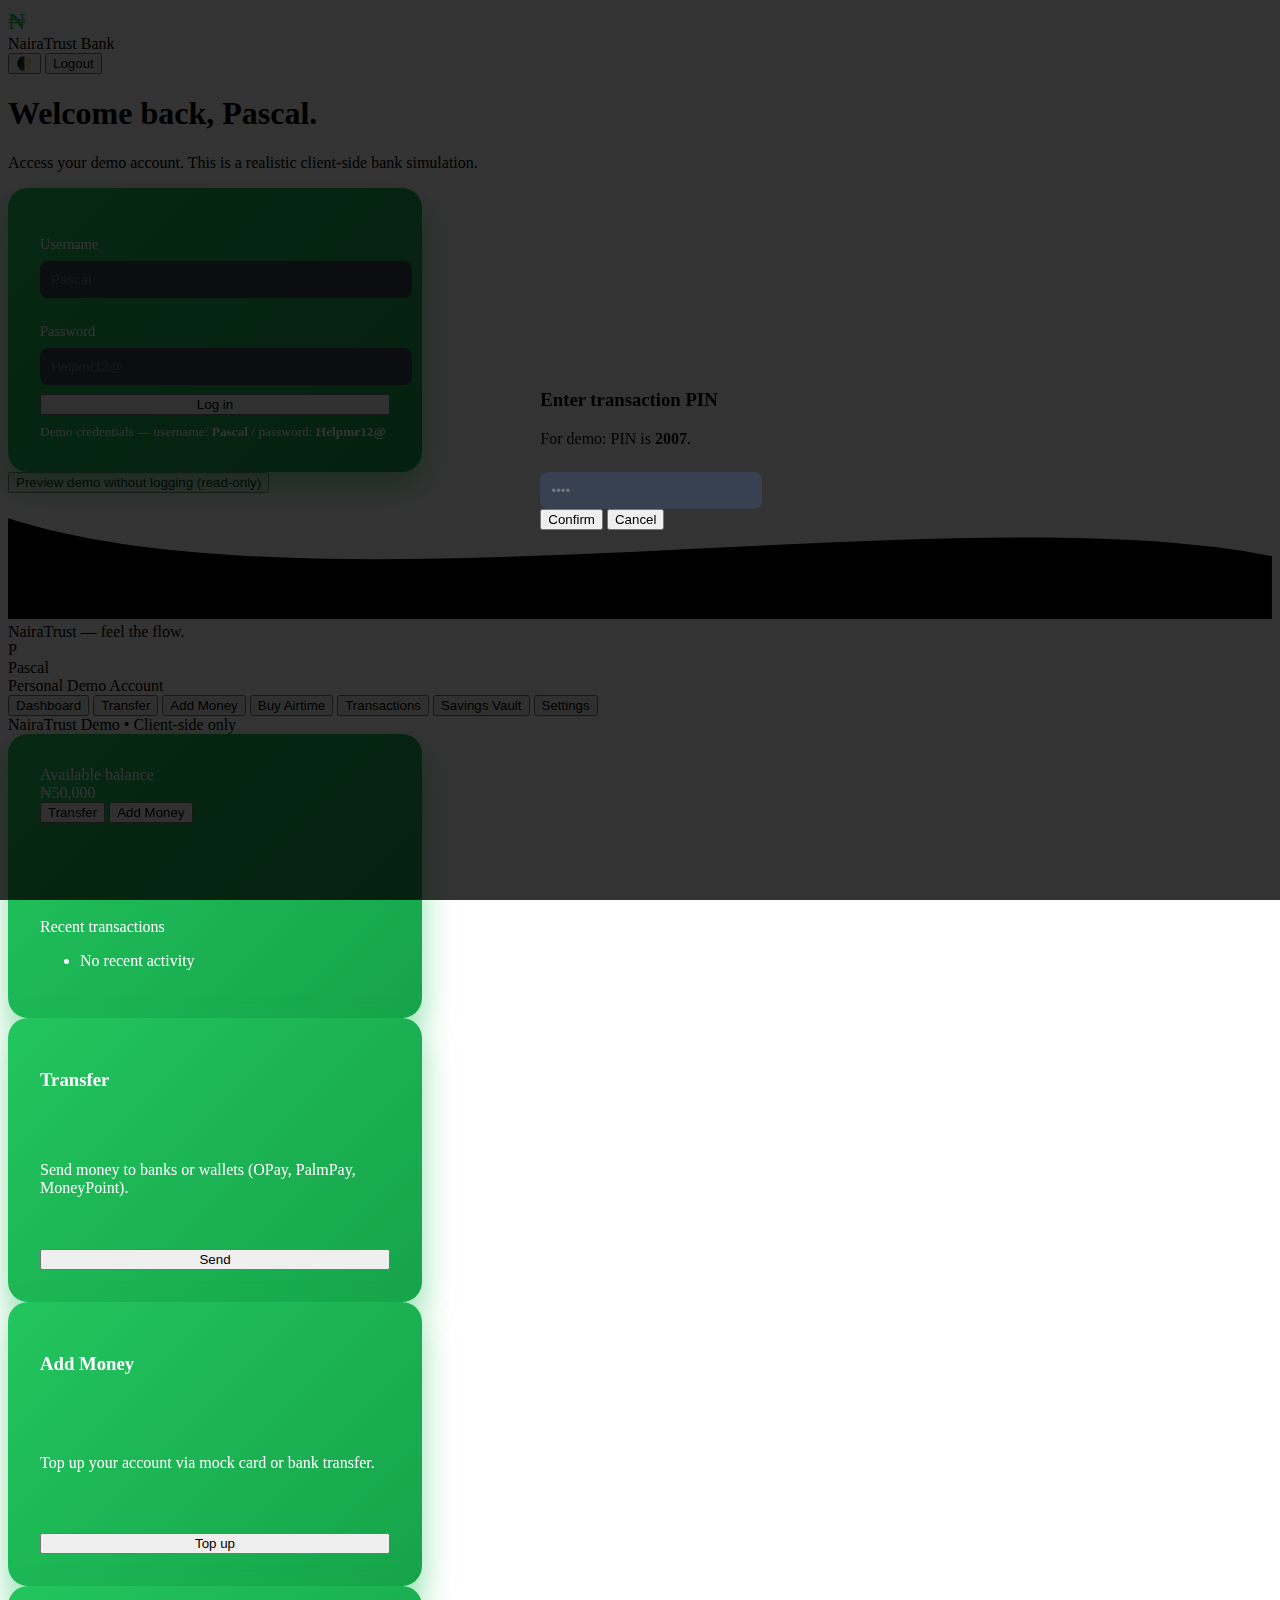
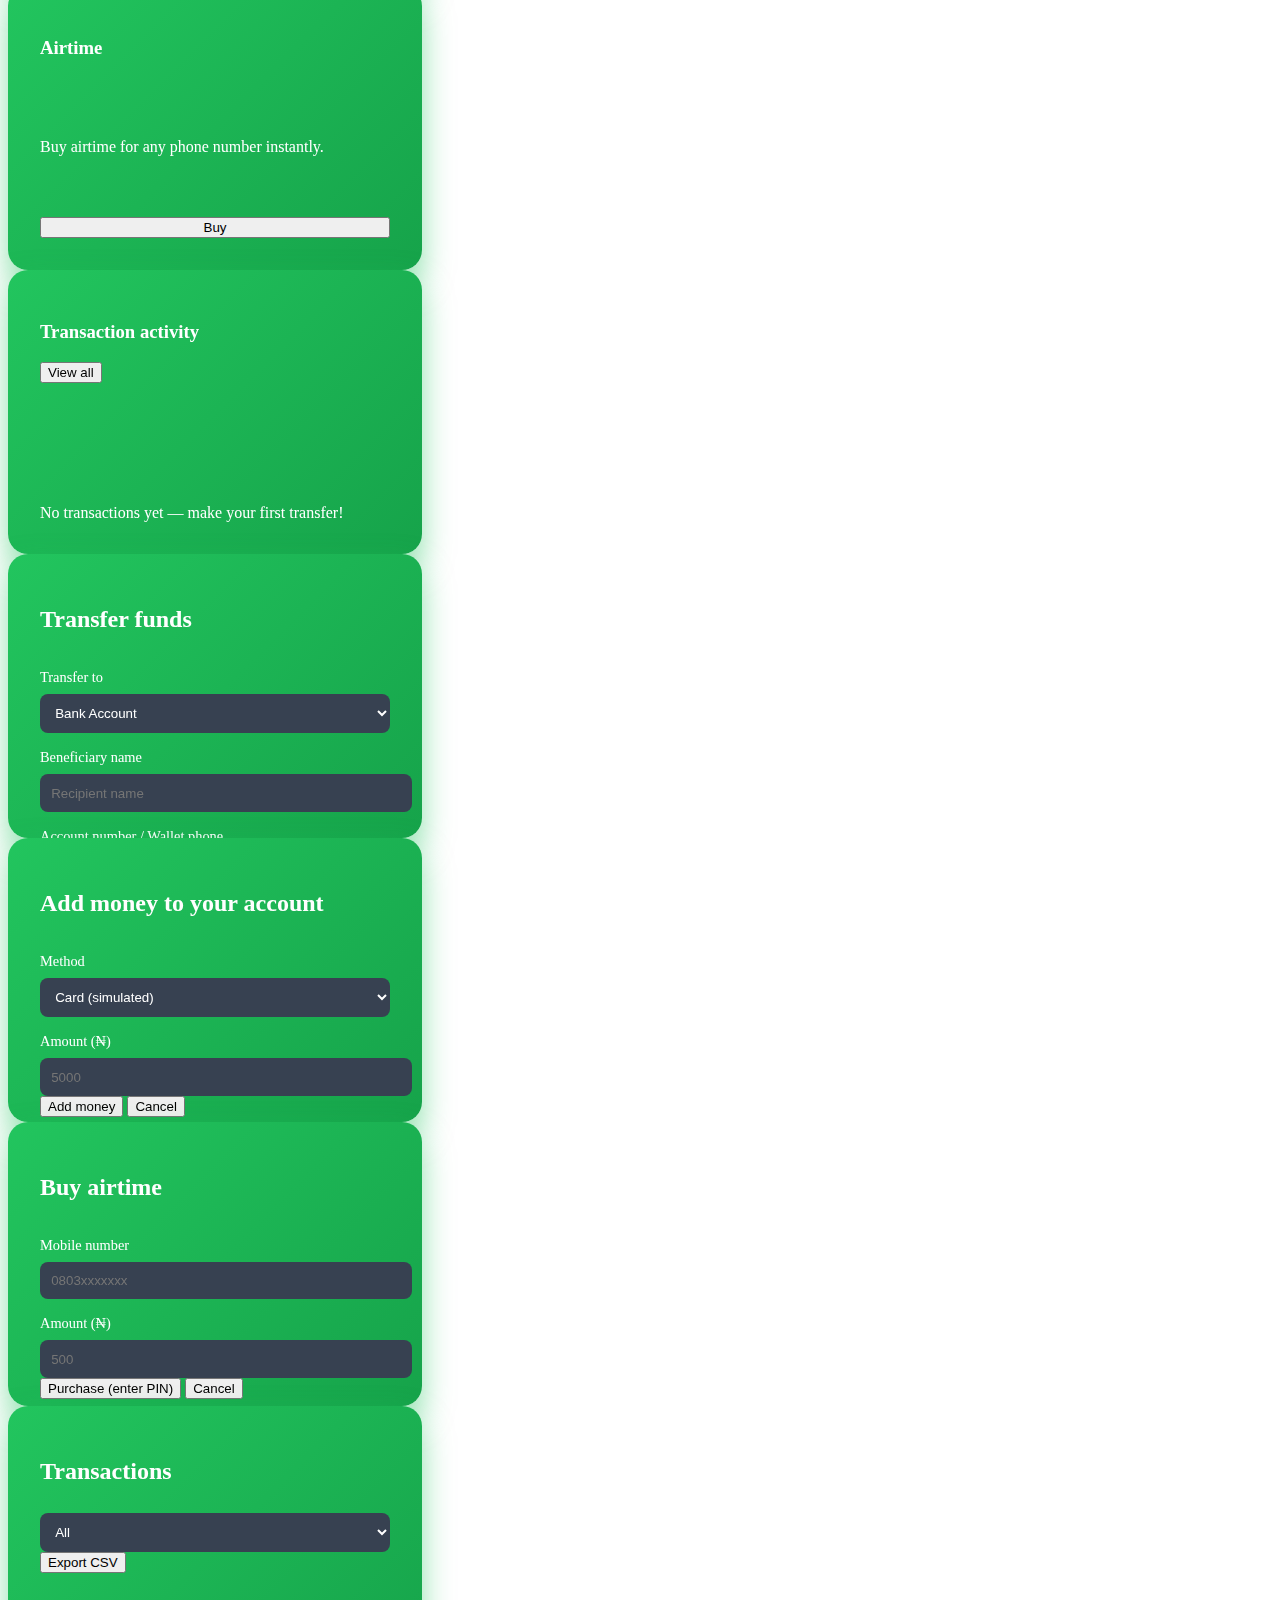
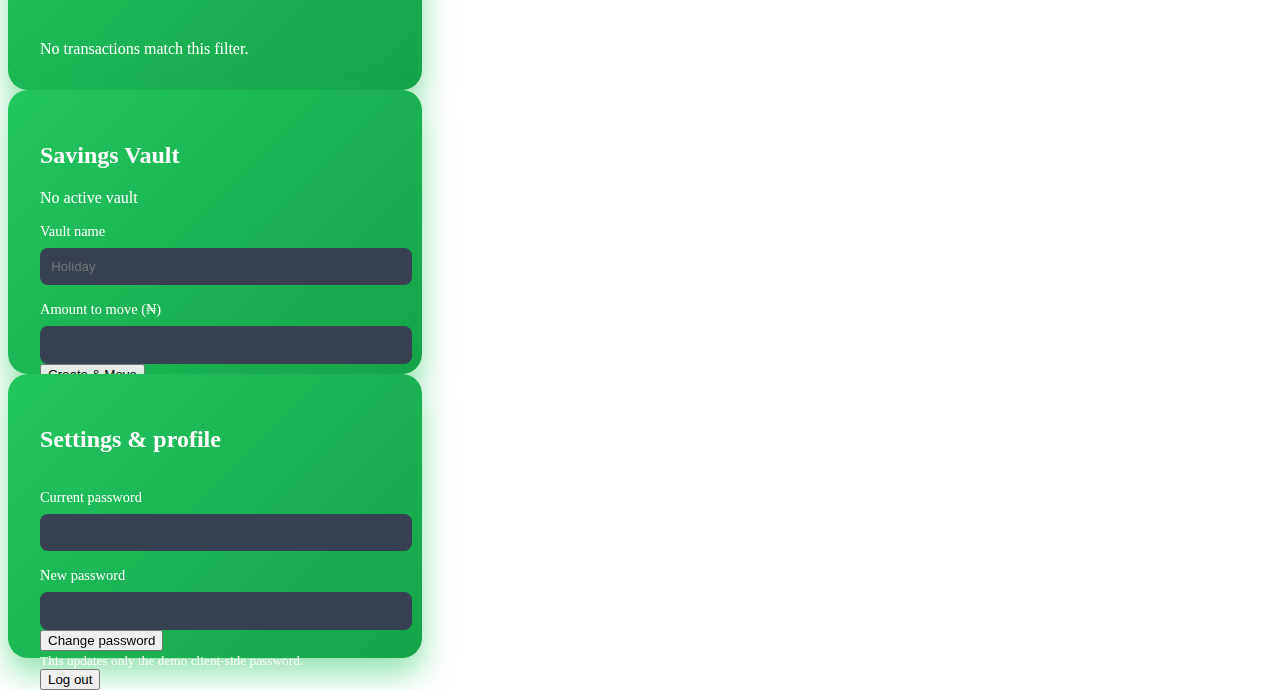
<file: index.html>
<!doctype html>
<html lang="en">
<head>
  <meta charset="utf-8" />
  <meta name="viewport" content="width=device-width,initial-scale=1" />
  <title>NairaTrust Bank — Demo</title>
  <link rel="stylesheet" href="styles.css" />
</head>
<body>
  <div id="app">
    <!-- Top bar -->
    <header class="topbar">
      <div class="brand">
        <div class="logo">₦</div>
        <div class="name">NairaTrust Bank</div>
      </div>
      <nav class="top-actions">
        <button id="themeToggle" class="icon-btn">🌓</button>
        <button id="logoutBtn" class="btn ghost hide">Logout</button>
      </nav>
    </header>

    <!-- Pages container (SPA-ish) -->
    <main class="pages">

      <!-- LOGIN PAGE -->
      <section id="page-login" class="page page-login active">
        <div class="login-left">
          <h1>Welcome back, Pascal.</h1>
          <p class="muted">Access your demo account. This is a realistic client-side bank simulation.</p>

          <form id="loginForm" class="card login-card" autocomplete="off">
            <label>
              <span>Username</span>
              <input id="loginUsername" name="username" required placeholder="Pascal" />
            </label>
            <label>
              <span>Password</span>
              <input id="loginPassword" name="password" type="password" required placeholder="Helpmr12@" />
            </label>
            <button class="btn primary" type="submit">Log in</button>
            <small class="hint">Demo credentials — username: <b>Pascal</b> / password: <b>Helpmr12@</b></small>
          </form>

          <div class="login-extra">
            <button id="previewBtn" class="link">Preview demo without logging (read-only)</button>
          </div>
        </div>

        <div class="login-right">
          <div class="hero-beach">
            <svg class="wave" viewBox="0 0 1200 120" preserveAspectRatio="none"><path d="M0,24 C300,120 900,0 1200,60 L1200 120 L0 120 Z"></path></svg>
            <div class="sun"></div>
            <div class="beach-text">NairaTrust — feel the flow.</div>
          </div>
        </div>
      </section>

      <!-- DASHBOARD -->
      <section id="page-dashboard" class="page page-dashboard">
        <div class="dashboard-grid">
          <aside class="sidebar">
            <div class="profile-card">
              <div class="avatar">P</div>
              <div>
                <div class="big">Pascal</div>
                <div class="muted small">Personal Demo Account</div>
              </div>
            </div>

            <nav class="menu">
              <button data-target="dashboard" class="menu-item active">Dashboard</button>
              <button data-target="transfer" class="menu-item">Transfer</button>
              <button data-target="add-money" class="menu-item">Add Money</button>
              <button data-target="airtime" class="menu-item">Buy Airtime</button>
              <button data-target="transactions" class="menu-item">Transactions</button>
              <button data-target="vault" class="menu-item">Savings Vault</button>
              <button data-target="settings" class="menu-item">Settings</button>
            </nav>

            <div class="small muted pad">NairaTrust Demo • Client-side only</div>
          </aside>

          <section class="main">
            <div class="balance-card card">
              <div class="balance-top">
                <div>
                  <div class="muted">Available balance</div>
                  <div id="balanceDisplay" class="balance-amount">₦0.00</div>
                </div>
                <div class="actions">
                  <button id="quickTransfer" class="btn small">Transfer</button>
                  <button id="quickAdd" class="btn small ghost">Add Money</button>
                </div>
              </div>
              <div class="recent">
                <div class="muted">Recent transactions</div>
                <ul id="recentList" class="recent-list"></ul>
              </div>
            </div>

            <div class="grid-3">
              <div class="card quick card-cta">
                <h3>Transfer</h3>
                <p>Send money to banks or wallets (OPay, PalmPay, MoneyPoint).</p>
                <button data-target="transfer" class="btn primary go">Send</button>
              </div>

              <div class="card quick">
                <h3>Add Money</h3>
                <p>Top up your account via mock card or bank transfer.</p>
                <button data-target="add-money" class="btn ghost go">Top up</button>
              </div>

              <div class="card quick">
                <h3>Airtime</h3>
                <p>Buy airtime for any phone number instantly.</p>
                <button data-target="airtime" class="btn ghost go">Buy</button>
              </div>
            </div>

            <div class="card transactions-preview">
              <div class="row between">
                <h3>Transaction activity</h3>
                <div>
                  <button data-target="transactions" class="btn ghost">View all</button>
                </div>
              </div>
              <div id="txnPreview" class="txn-preview-list"></div>
            </div>
          </section>
        </div>
      </section>

      <!-- TRANSFER PAGE -->
      <section id="page-transfer" class="page page-transfer">
        <div class="card">
          <h2>Transfer funds</h2>
          <form id="transferForm" class="form">
            <label>
              <span>Transfer to</span>
              <select id="transferChannel">
                <option value="bank">Bank Account</option>
                <option value="opay">OPay</option>
                <option value="palmpay">PalmPay</option>
                <option value="moneypoint">MoneyPoint</option>
              </select>
            </label>

            <label>
              <span>Beneficiary name</span>
              <input id="benefName" required placeholder="Recipient name" />
            </label>

            <label id="bankNumberLabel">
              <span>Account number / Wallet phone</span>
              <input id="benefAccount" required placeholder="0123456789 or 1234567890" />
            </label>

            <label>
              <span>Amount (₦)</span>
              <input id="transferAmount" type="number" min="1" required placeholder="1000" />
            </label>

            <label>
              <span>Note (optional)</span>
              <input id="transferNote" placeholder="For: dinner, rent, etc." />
            </label>

            <div class="row">
              <button class="btn primary" type="submit">Proceed (enter PIN)</button>
              <button class="btn ghost" type="button" id="transferCancel">Cancel</button>
            </div>
          </form>
        </div>
      </section>

      <!-- ADD MONEY PAGE -->
      <section id="page-add-money" class="page page-add-money">
        <div class="card">
          <h2>Add money to your account</h2>
          <form id="addMoneyForm" class="form">
            <label>
              <span>Method</span>
              <select id="addMethod">
                <option value="card">Card (simulated)</option>
                <option value="bank">Bank transfer (simulated)</option>
                <option value="ussd">USSD (simulated)</option>
              </select>
            </label>

            <label>
              <span>Amount (₦)</span>
              <input id="addAmount" type="number" min="100" required placeholder="5000" />
            </label>

            <div class="row">
              <button class="btn primary" type="submit">Add money</button>
              <button class="btn ghost" type="button" id="addCancel">Cancel</button>
            </div>
            <small class="muted">This is a demo: top-ups are simulated instantly.</small>
          </form>
        </div>
      </section>

      <!-- AIRTIME PAGE -->
      <section id="page-airtime" class="page page-airtime">
        <div class="card">
          <h2>Buy airtime</h2>
          <form id="airtimeForm" class="form">
            <label>
              <span>Mobile number</span>
              <input id="airtimeNumber" required placeholder="0803xxxxxxx" />
            </label>
            <label>
              <span>Amount (₦)</span>
              <input id="airtimeAmount" type="number" min="50" required placeholder="500" />
            </label>
            <div class="row">
              <button class="btn primary" type="submit">Purchase (enter PIN)</button>
              <button class="btn ghost" type="button" id="airtimeCancel">Cancel</button>
            </div>
          </form>
        </div>
      </section>

      <!-- TRANSACTIONS PAGE -->
      <section id="page-transactions" class="page page-transactions">
        <div class="card">
          <div class="row between">
            <h2>Transactions</h2>
            <div>
              <select id="txnFilter">
                <option value="all">All</option>
                <option value="credit">Credit</option>
                <option value="debit">Debit</option>
                <option value="airtime">Airtime</option>
                <option value="transfer">Transfer</option>
              </select>
              <button id="exportCsv" class="btn ghost">Export CSV</button>
            </div>
          </div>

          <div id="txnTableWrap" class="txn-table-wrap"></div>
        </div>
      </section>

      <!-- VAULT (Savings) -->
      <section id="page-vault" class="page page-vault">
        <div class="card">
          <h2>Savings Vault</h2>
          <div id="vaultStatus" class="muted">Create a vault to set money aside.</div>

          <form id="vaultForm" class="form">
            <label><span>Vault name</span><input id="vaultName" placeholder="Holiday" required /></label>
            <label><span>Amount to move (₦)</span><input id="vaultAmount" type="number" min="100" required /></label>
            <div class="row">
              <button class="btn primary" type="submit">Create & Move</button>
            </div>
          </form>

          <div id="vaultList" class="muted pad"></div>
        </div>
      </section>

      <!-- SETTINGS -->
      <section id="page-settings" class="page page-settings">
        <div class="card">
          <h2>Settings & profile</h2>
          <form id="changePassForm" class="form">
            <label><span>Current password</span><input id="curPass" type="password" required /></label>
            <label><span>New password</span><input id="newPass" type="password" required /></label>
            <div class="row">
              <button class="btn primary">Change password</button>
            </div>
            <small class="muted">This updates only the demo client-side password.</small>
          </form>

          <div class="pad">
            <button id="logoutBtn2" class="btn ghost">Log out</button>
          </div>
        </div>
      </section>
    </main>

    <!-- PIN modal -->
    <div id="pinModal" class="modal hide">
      <div class="modal-card">
        <h3>Enter transaction PIN</h3>
        <p class="muted">For demo: PIN is <b>2007</b>.</p>
        <input id="pinInput" type="password" placeholder="••••" maxlength="6" />
        <div class="row">
          <button id="pinConfirm" class="btn primary">Confirm</button>
          <button id="pinCancel" class="btn ghost">Cancel</button>
        </div>
        <div id="pinError" class="muted error"></div>
      </div>
    </div>

    <!-- Toast -->
    <div id="toast" class="toast hide"></div>

  </div>

  <script src="app.js"></script>
</body>
</html>
</file>
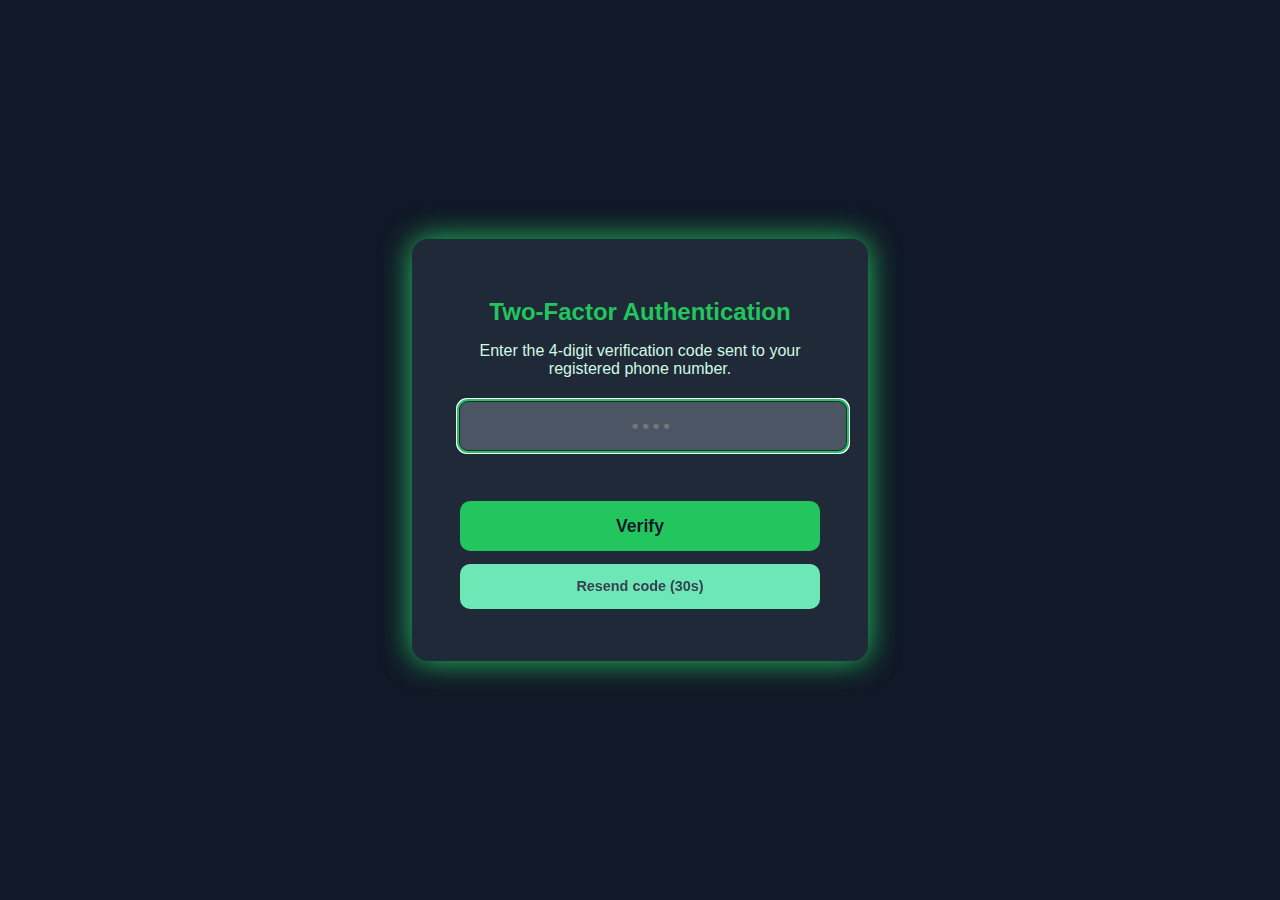
<file: 2fa.html>
<!DOCTYPE html>
<html lang="en">
<head>
  <meta charset="UTF-8" />
  <meta name="viewport" content="width=device-width, initial-scale=1" />
  <title>Zenith Prime - Two-Factor Authentication</title>
  <style>
    body {
      background: #111827;
      color: #a7f3d0;
      font-family: 'Segoe UI', Tahoma, Geneva, Verdana, sans-serif;
      display: flex;
      justify-content: center;
      align-items: center;
      height: 100vh;
      margin: 0;
      flex-direction: column;
    }
    .container {
      background: #1f2937;
      padding: 2.5rem 3rem;
      border-radius: 16px;
      box-shadow: 0 0 30px #22c55e;
      max-width: 360px;
      width: 100%;
      text-align: center;
    }
    h2 {
      color: #22c55e;
      margin-bottom: 1rem;
    }
    p {
      margin-bottom: 1.5rem;
      font-size: 1rem;
      color: #d1fae5;
    }
    input[type="text"] {
      width: 100%;
      padding: 0.8rem;
      font-size: 1.2rem;
      border-radius: 8px;
      border: none;
      background: #374151;
      color: #a7f3d0;
      letter-spacing: 0.2em;
      text-align: center;
      font-weight: 700;
      outline-offset: 2px;
      outline-color: #22c55e;
      caret-color: #22c55e;
      margin-bottom: 1rem;
    }
    input[type="text"]:focus {
      background: #4b5563;
    }
    button {
      background: #22c55e;
      border: none;
      border-radius: 10px;
      padding: 0.9rem 0;
      color: #111827;
      font-weight: 700;
      font-size: 1.1rem;
      cursor: pointer;
      width: 100%;
      transition: background 0.3s ease;
      margin-bottom: 0.8rem;
    }
    button:disabled {
      background: #6ee7b7;
      cursor: not-allowed;
    }
    button:hover:not(:disabled) {
      background: #16a34a;
      color: #fff;
    }
    .error-msg {
      color: #ef4444;
      margin-bottom: 1rem;
      min-height: 1.2rem;
      font-weight: 600;
    }
    .resend-btn {
      background: transparent;
      border: none;
      color: #a7f3d0;
      text-decoration: underline;
      cursor: pointer;
      font-size: 0.9rem;
    }
    .resend-btn:disabled {
      color: #374151;
      cursor: not-allowed;
      text-decoration: none;
    }
  </style>
</head>
<body>
  <div class="container" role="main" aria-labelledby="title" aria-describedby="desc">
    <h2 id="title">Two-Factor Authentication</h2>
    <p id="desc">Enter the 4-digit verification code sent to your registered phone number.</p>

    <form id="2fa-form" autocomplete="off" novalidate>
      <input
        type="text"
        id="code-input"
        name="code"
        inputmode="numeric"
        maxlength="4"
        pattern="[0-9]{4}"
        aria-describedby="error-msg"
        aria-required="true"
        placeholder="••••"
        autofocus
        required
      />
      <div id="error-msg" class="error-msg" aria-live="polite"></div>
      <button type="submit" id="submit-btn">Verify</button>
    </form>

    <button id="resend-btn" class="resend-btn" type="button" disabled>Resend code (30s)</button>
  </div>

  <script>
    (() => {
      const CODE = "2007"; // fixed 2FA code
      const form = document.getElementById("2fa-form");
      const codeInput = document.getElementById("code-input");
      const errorMsg = document.getElementById("error-msg");
      const submitBtn = document.getElementById("submit-btn");
      const resendBtn = document.getElementById("resend-btn");

      let resendTimer = 30;
      let timerInterval = null;

      function startResendTimer() {
        resendBtn.disabled = true;
        resendBtn.textContent = `Resend code (${resendTimer}s)`;

        timerInterval = setInterval(() => {
          resendTimer--;
          resendBtn.textContent = `Resend code (${resendTimer}s)`;
          if (resendTimer <= 0) {
            clearInterval(timerInterval);
            resendBtn.disabled = false;
            resendBtn.textContent = "Resend code";
            resendTimer = 30;
          }
        }, 1000);
      }

      resendBtn.addEventListener("click", () => {
        alert("A new verification code has been sent to your registered phone number (simulated).");
        startResendTimer();
      });

      form.addEventListener("submit", (e) => {
        e.preventDefault();
        errorMsg.textContent = "";

        const enteredCode = codeInput.value.trim();

        if (!/^\d{4}$/.test(enteredCode)) {
          errorMsg.textContent = "Please enter a valid 4-digit code.";
          codeInput.focus();
          return;
        }

        if (enteredCode !== CODE) {
          errorMsg.textContent = "Incorrect code. Please try again.";
          codeInput.value = "";
          codeInput.focus();
          return;
        }

        // Code correct: redirect to dashboard
        alert("Verification successful! Redirecting to Dashboard...");
        window.location.href = "dashboard.html";
      });

      // Initialize resend timer on page load
      startResendTimer();
    })();
  </script>
</body>
</html>
</file>
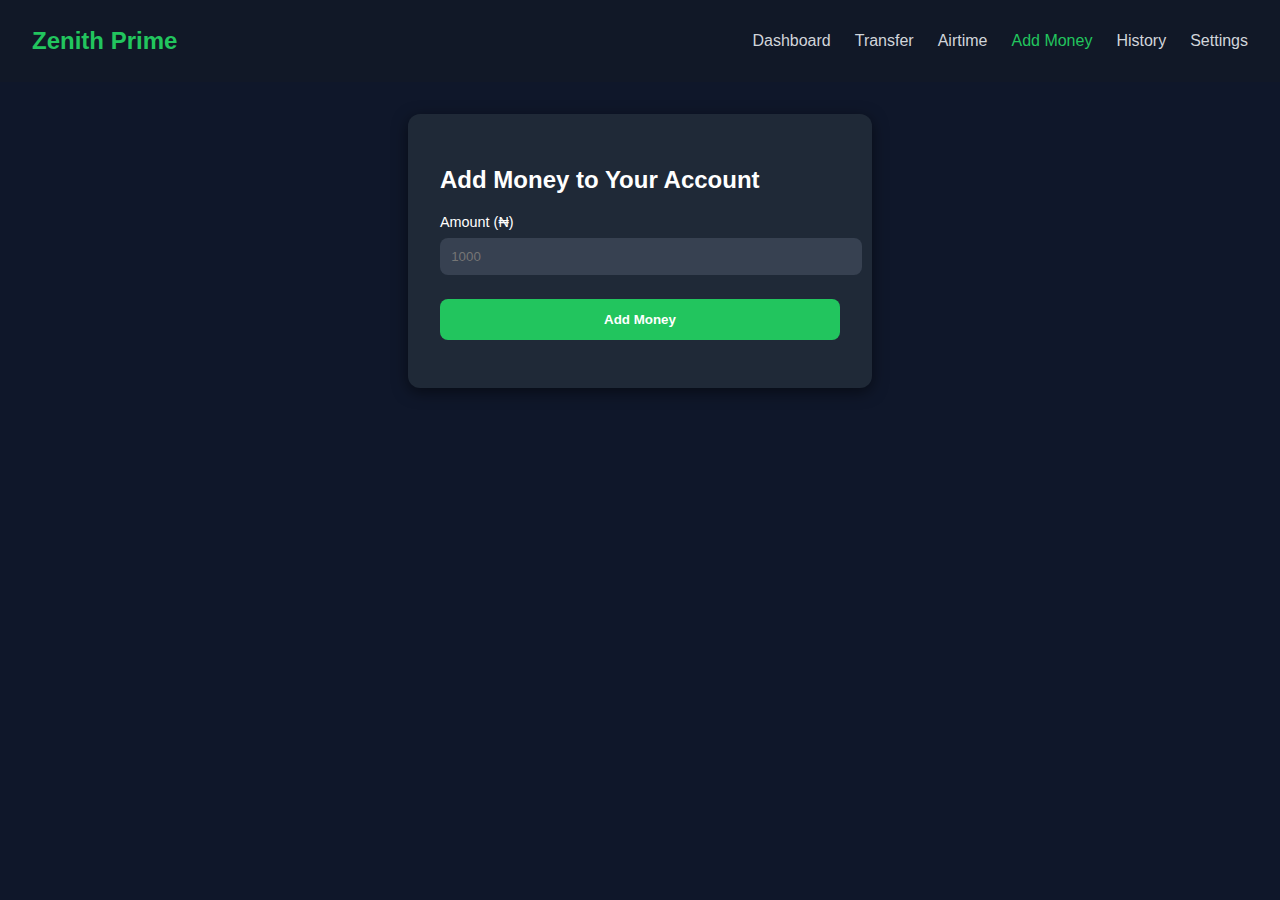
<file: addmoney.html>
<!DOCTYPE html>
<html lang="en">
<head>
  <meta charset="UTF-8" />
  <meta name="viewport" content="width=device-width, initial-scale=1" />
  <title>Zenith Prime - Add Money</title>
  <link rel="stylesheet" href="styles.css" />
</head>
<body class="dashboard-body">

  <!-- Navbar -->
  <nav class="navbar">
    <div class="logo">Zenith Prime</div>
    <ul class="nav-links">
      <li><a href="dashboard.html">Dashboard</a></li>
      <li><a href="transfer.html">Transfer</a></li>
      <li><a href="airtime.html">Airtime</a></li>
      <li><a href="addmoney.html" class="active">Add Money</a></li>
      <li><a href="history.html">History</a></li>
      <li><a href="settings.html">Settings</a></li>
    </ul>
  </nav>

  <section class="form-section">
    <h2>Add Money to Your Account</h2>
    <form id="add-money-form">
      <label for="amount">Amount (₦)</label>
      <input type="number" id="amount" min="1" placeholder="1000" required />

      <button type="submit" class="btn-primary">Add Money</button>
    </form>

    <p id="message" style="margin-top:1rem;"></p>
  </section>

  <script src="addmoney.js"></script>
</body>
</html>
</file>
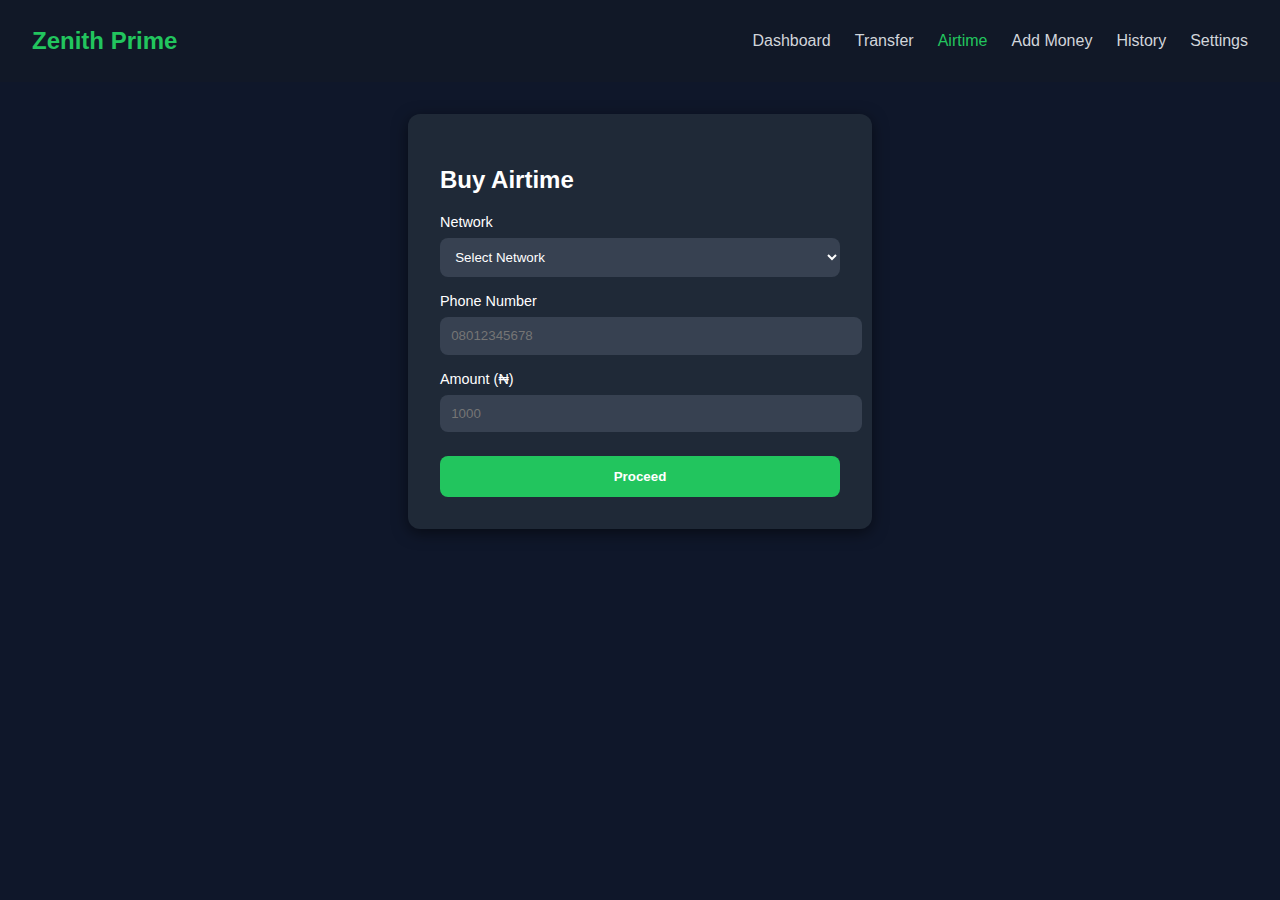
<file: airtime.html>
<!DOCTYPE html>
<html lang="en">
<head>
    <meta charset="UTF-8">
    <meta name="viewport" content="width=device-width, initial-scale=1.0">
    <title>Zenith Prime - Buy Airtime</title>
    <link rel="stylesheet" href="styles.css">
</head>
<body class="dashboard-body">

    <!-- Navbar -->
    <nav class="navbar">
        <div class="logo">Zenith Prime</div>
        <ul class="nav-links">
            <li><a href="dashboard.html">Dashboard</a></li>
            <li><a href="transfer.html">Transfer</a></li>
            <li><a href="airtime.html" class="active">Airtime</a></li>
            <li><a href="addmoney.html">Add Money</a></li>
            <li><a href="history.html">History</a></li>
            <li><a href="settings.html">Settings</a></li>
        </ul>
    </nav>

    <!-- Airtime Form -->
    <section class="form-section">
        <h2>Buy Airtime</h2>
        <form id="airtime-form">
            <label for="network">Network</label>
            <select id="network" required>
                <option value="">Select Network</option>
                <option value="MTN">MTN</option>
                <option value="Airtel">Airtel</option>
                <option value="Glo">Glo</option>
                <option value="9mobile">9mobile</option>
            </select>

            <label for="phone">Phone Number</label>
            <input type="tel" id="phone" placeholder="08012345678" required>

            <label for="amount">Amount (₦)</label>
            <input type="number" id="amount" placeholder="1000" required>

            <button type="submit" class="btn-primary">Proceed</button>
        </form>
    </section>

    <!-- PIN Modal -->
    <div id="pin-modal" class="modal hidden">
        <div class="modal-content">
            <h3>Enter Transaction PIN</h3>
            <input type="password" id="pin-input" maxlength="4" placeholder="****">
            <p id="pin-error" class="error-msg"></p>
            <button id="confirm-pin" class="btn-primary">Confirm</button>
        </div>
    </div>

    <!-- Success Modal -->
    <div id="success-modal" class="modal hidden">
        <div class="modal-content">
            <h3>✅ Airtime Purchase Successful</h3>
            <p id="success-details"></p>
            <button onclick="window.location.href='dashboard.html'" class="btn-primary">Back to Dashboard</button>
        </div>
    </div>

    <script src="airtime.js"></script>
</body>
</html>
</file>
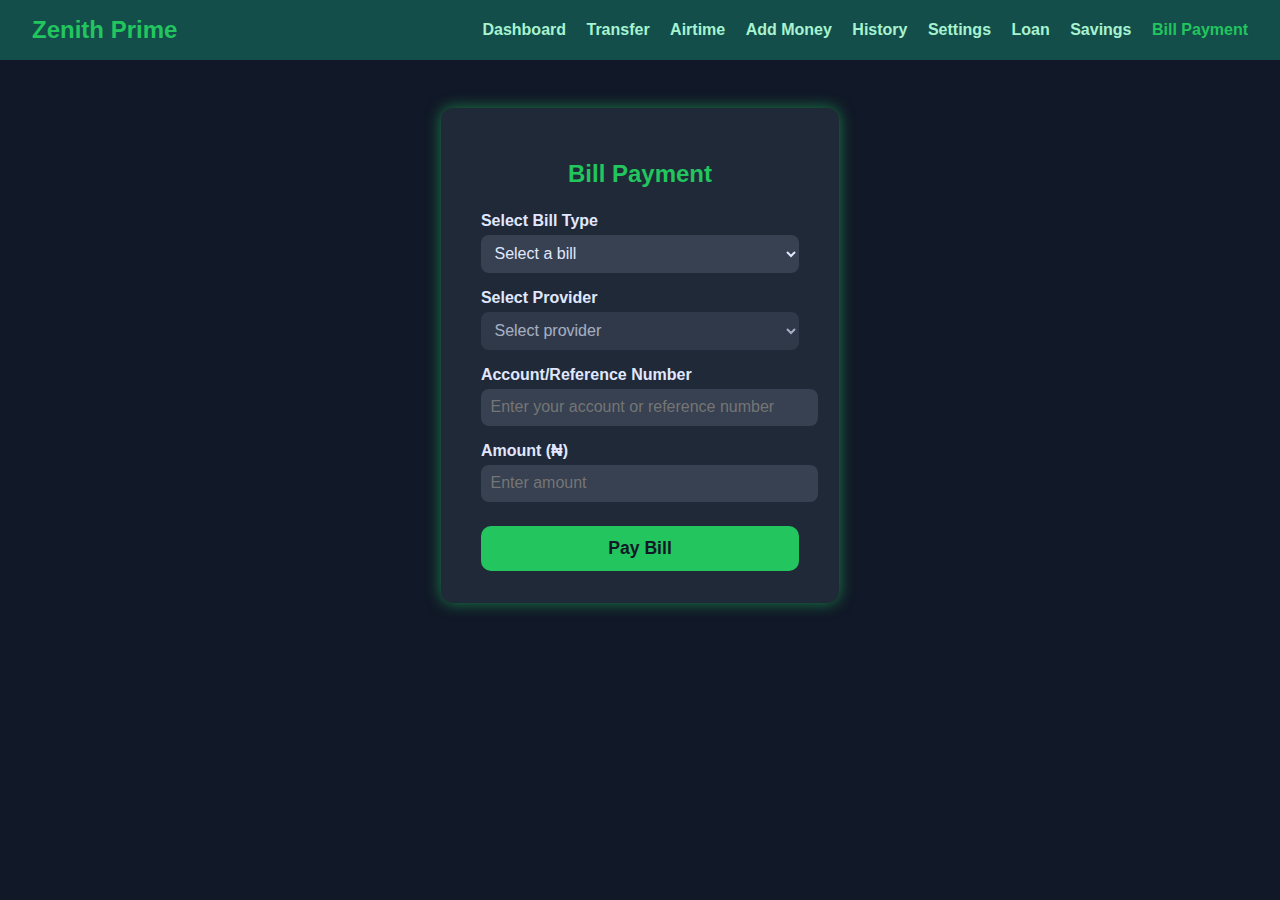
<file: bills.html>
<!DOCTYPE html>
<html lang="en">
<head>
  <meta charset="UTF-8" />
  <meta name="viewport" content="width=device-width, initial-scale=1" />
  <title>Zenith Prime - Bill Payment</title>
  <link rel="stylesheet" href="styles.css" />
  <style>
    body {
      background: #111827;
      color: #e0e7ff;
      font-family: 'Segoe UI', Tahoma, Geneva, Verdana, sans-serif;
      margin: 0;
      min-height: 100vh;
      display: flex;
      flex-direction: column;
    }
    nav.navbar {
      background-color: #134e4a;
      padding: 1rem 2rem;
      display: flex;
      justify-content: space-between;
      align-items: center;
      color: #22c55e;
      font-weight: bold;
    }
    nav.navbar a {
      color: #a7f3d0;
      text-decoration: none;
      margin-left: 1rem;
      transition: color 0.3s ease;
    }
    nav.navbar a:hover {
      color: #22c55e;
    }
    .container {
      max-width: 500px;
      margin: 3rem auto;
      background: #1f2937;
      padding: 2rem 2.5rem;
      border-radius: 12px;
      box-shadow: 0 0 15px rgba(34, 197, 94, 0.6);
    }
    h2 {
      color: #22c55e;
      margin-bottom: 1.5rem;
      text-align: center;
    }
    label {
      display: block;
      margin-top: 1rem;
      font-weight: bold;
      font-size: 1rem;
    }
    select, input[type="text"], input[type="number"] {
      width: 100%;
      padding: 0.6rem;
      border-radius: 8px;
      border: none;
      margin-top: 0.3rem;
      background: #374151;
      color: #e0e7ff;
      font-size: 1rem;
    }
    button {
      margin-top: 1.5rem;
      width: 100%;
      padding: 0.75rem;
      background: #22c55e;
      border: none;
      border-radius: 10px;
      font-weight: bold;
      font-size: 1.1rem;
      color: #111827;
      cursor: pointer;
      transition: background 0.3s ease;
    }
    button:hover {
      background: #16a34a;
      color: #fff;
    }

    /* Modal */
    .modal-bg {
      position: fixed;
      top:0; left:0; right:0; bottom:0;
      background: rgba(0,0,0,0.7);
      display: flex;
      justify-content: center;
      align-items: center;
      z-index: 1000;
      opacity: 0;
      pointer-events: none;
      transition: opacity 0.3s ease;
    }
    .modal-bg.active {
      opacity: 1;
      pointer-events: all;
    }
    .modal {
      background: #111827;
      padding: 2rem 2.5rem;
      border-radius: 12px;
      box-shadow: 0 0 20px #22c55e;
      max-width: 400px;
      width: 90%;
      color: #e0e7ff;
      text-align: center;
    }
    .modal h3 {
      margin-bottom: 1rem;
      color: #22c55e;
    }
    .modal p {
      margin: 0.5rem 0;
    }
    .modal button {
      margin-top: 1.5rem;
      background: #16a34a;
      color: #fff;
      width: 100%;
      padding: 0.7rem;
      border-radius: 10px;
      border: none;
      font-size: 1.1rem;
      cursor: pointer;
      font-weight: 600;
    }
    .modal button:hover {
      background: #134e4a;
    }

  </style>
</head>
<body>

  <nav class="navbar" aria-label="Primary navigation">
    <div class="logo">Zenith Prime</div>
    <div>
      <a href="dashboard.html">Dashboard</a>
      <a href="transfer.html">Transfer</a>
      <a href="airtime.html">Airtime</a>
      <a href="addmoney.html">Add Money</a>
      <a href="history.html">History</a>
      <a href="settings.html">Settings</a>
      <a href="loan.html">Loan</a>
      <a href="saving.html">Savings</a>
      <a href="billpayment.html" aria-current="page" style="color:#22c55e;">Bill Payment</a>
    </div>
  </nav>

  <main class="container" role="main">
    <h2>Bill Payment</h2>
    <form id="bill-form" novalidate>
      <label for="bill-type">Select Bill Type</label>
      <select id="bill-type" required>
        <option value="" disabled selected>Select a bill</option>
        <option value="electricity">Electricity (PHCN/NEPA)</option>
        <option value="water">Water</option>
        <option value="internet">Internet</option>
      </select>

      <label for="provider">Select Provider</label>
      <select id="provider" required disabled>
        <option value="" disabled selected>Select provider</option>
      </select>

      <label for="account-number">Account/Reference Number</label>
      <input type="text" id="account-number" placeholder="Enter your account or reference number" required autocomplete="off" />

      <label for="amount">Amount (₦)</label>
      <input type="number" id="amount" min="100" placeholder="Enter amount" required />

      <button type="submit">Pay Bill</button>
    </form>
  </main>

  <!-- Payment Confirmation Modal -->
  <div class="modal-bg" id="modal-bg" role="dialog" aria-modal="true" aria-labelledby="modal-title" aria-describedby="modal-desc">
    <div class="modal">
      <h3 id="modal-title">Payment Successful</h3>
      <p id="modal-desc"></p>
      <button id="modal-close-btn">Close</button>
    </div>
  </div>

  <script>
    // Providers list by bill type
    const providersMap = {
      electricity: ["PHCN", "Ikeja Electric", "Eko Electricity", "Enugu Electricity"],
      water: ["Lagos Water Corporation", "Abuja Water Board", "Kano Water Services"],
      internet: ["Spectranet", "Smile", "MTN Internet", "Glo LTE"]
    };

    const billTypeSelect = document.getElementById("bill-type");
    const providerSelect = document.getElementById("provider");
    const accountInput = document.getElementById("account-number");
    const amountInput = document.getElementById("amount");
    const form = document.getElementById("bill-form");
    const modalBg = document.getElementById("modal-bg");
    const modalDesc = document.getElementById("modal-desc");
    const modalCloseBtn = document.getElementById("modal-close-btn");

    billTypeSelect.addEventListener("change", () => {
      const type = billTypeSelect.value;
      providerSelect.innerHTML = '<option value="" disabled selected>Select provider</option>';

      if (providersMap[type]) {
        providersMap[type].forEach(prov => {
          const option = document.createElement("option");
          option.value = prov;
          option.textContent = prov;
          providerSelect.appendChild(option);
        });
        providerSelect.disabled = false;
      } else {
        providerSelect.disabled = true;
      }
    });

    function formatCurrency(amount) {
      return "₦" + amount.toLocaleString("en-NG");
    }

    function generateTransactionId() {
      const now = new Date();
      return 'TXN' + now.getTime() + Math.floor(Math.random() * 1000);
    }

    form.addEventListener("submit", (e) => {
      e.preventDefault();

      // Basic validations
      if (!billTypeSelect.value || !providerSelect.value || !accountInput.value.trim() || !amountInput.value) {
        alert("Please fill in all fields.");
        return;
      }

      if (amountInput.value < 100) {
        alert("Minimum amount is ₦100.");
        return;
      }

      // Generate transaction
      const transaction = {
        id: generateTransactionId(),
        type: 'bill-payment',
        billType: billTypeSelect.value,
        provider: providerSelect.value,
        accountNumber: accountInput.value.trim(),
        amount: Number(amountInput.value),
        date: new Date().toISOString()
      };

      // Save transaction to localStorage history
      const transactions = JSON.parse(localStorage.getItem("transactions")) || [];
      transactions.push(transaction);
      localStorage.setItem("transactions", JSON.stringify(transactions));

      // Show confirmation modal
      modalDesc.innerHTML = `
        You have successfully paid <strong>${formatCurrency(transaction.amount)}</strong> to <strong>${transaction.provider}</strong> for your <strong>${transaction.billType}</strong> bill.<br/>
        Reference Number: <strong>${transaction.accountNumber}</strong><br/>
        Transaction ID: <strong>${transaction.id}</strong><br/>
        Date: <strong>${new Date(transaction.date).toLocaleString('en-NG')}</strong>
      `;
      modalBg.classList.add("active");
      form.reset();
      providerSelect.disabled = true;
    });

    modalCloseBtn.addEventListener("click", () => {
      modalBg.classList.remove("active");
    });

    // Accessibility: close modal on Escape
    window.addEventListener("keydown", (e) => {
      if (e.key === "Escape" && modalBg.classList.contains("active")) {
        modalBg.classList.remove("active");
      }
    });
  </script>
</body>
</html>
</file>
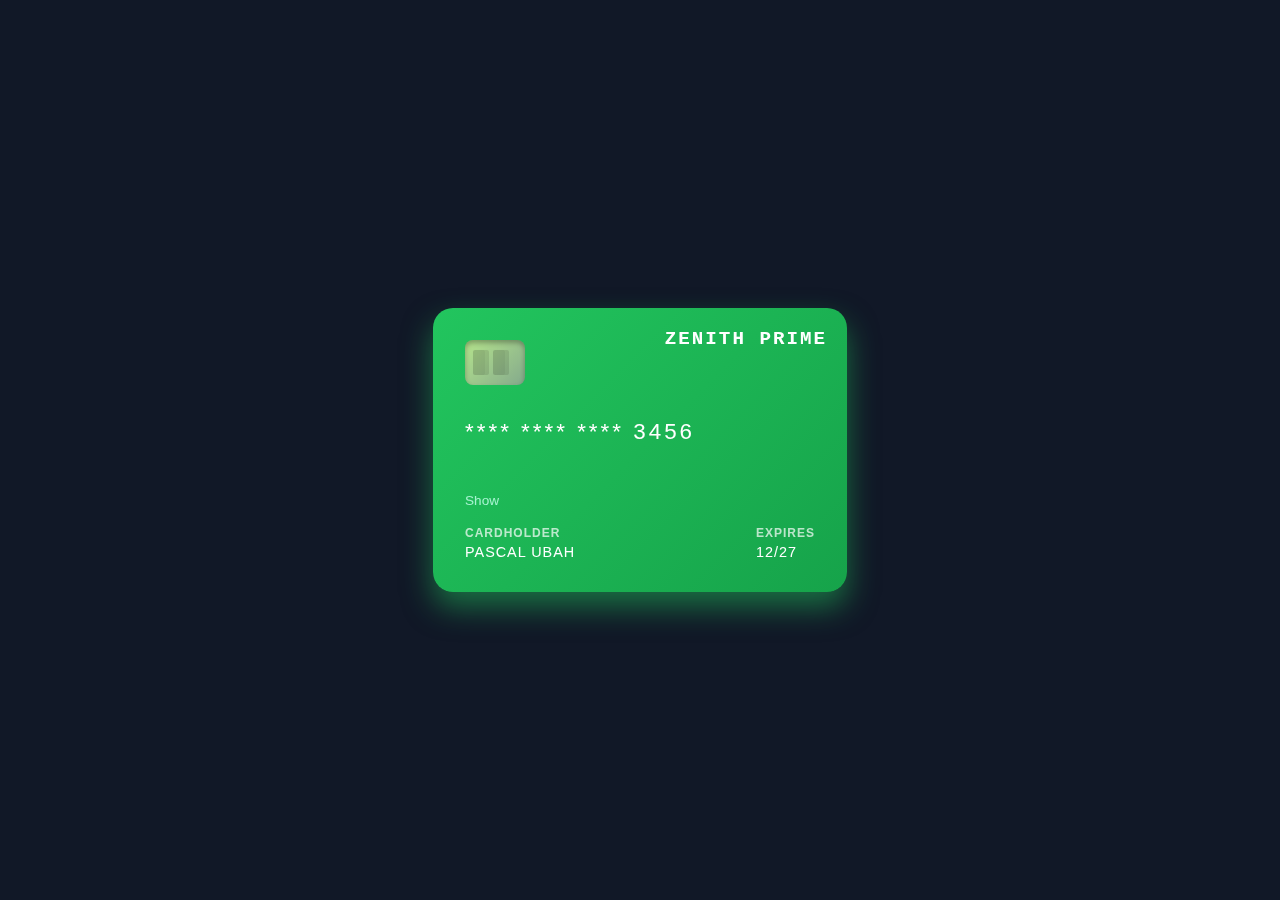
<file: card.html>
<!DOCTYPE html>
<html lang="en">
<head>
  <meta charset="UTF-8" />
  <meta name="viewport" content="width=device-width, initial-scale=1" />
  <title>Zenith Prime - Virtual Card</title>
  <link rel="stylesheet" href="styles.css" />
  <style>
    body {
      background: #111827;
      display: flex;
      justify-content: center;
      align-items: center;
      height: 100vh;
      margin: 0;
      font-family: 'Segoe UI', Tahoma, Geneva, Verdana, sans-serif;
      color: #e0e7ff;
    }

    .card-container {
      perspective: 1000px;
    }

    .card {
      width: 350px;
      height: 220px;
      background: linear-gradient(135deg, #22c55e 0%, #16a34a 100%);
      border-radius: 20px;
      box-shadow: 0 15px 30px rgba(34, 197, 94, 0.5);
      color: #fff;
      position: relative;
      transform-style: preserve-3d;
      transition: transform 0.3s ease;
      cursor: pointer;
      padding: 2rem;
      display: flex;
      flex-direction: column;
      justify-content: space-between;
    }

    .card:hover {
      transform: rotateY(15deg) rotateX(10deg);
      box-shadow: 0 25px 40px rgba(34, 197, 94, 0.8);
    }

    /* Chip */
    .chip {
      width: 60px;
      height: 45px;
      background: linear-gradient(135deg, #b5e48c, #84a98c);
      border-radius: 8px;
      box-shadow: inset 0 3px 5px rgba(0,0,0,0.3);
      position: relative;
      margin-bottom: 1rem;
    }
    .chip::before, .chip::after {
      content: "";
      position: absolute;
      background: rgba(0,0,0,0.15);
      border-radius: 2px;
    }
    .chip::before {
      top: 10px;
      left: 8px;
      width: 12px;
      height: 25px;
      box-shadow: 4px 0 0 rgba(0,0,0,0.1);
    }
    .chip::after {
      top: 10px;
      left: 28px;
      width: 12px;
      height: 25px;
      box-shadow: 4px 0 0 rgba(0,0,0,0.1);
    }

    /* Card Number */
    .card-number {
      font-size: 1.4rem;
      letter-spacing: 3px;
      user-select: none;
    }

    /* Masked digits toggle */
    .mask-toggle {
      font-size: 0.85rem;
      color: #a7f3d0;
      cursor: pointer;
      user-select: none;
      margin-top: 0.3rem;
      width: fit-content;
    }

    /* Cardholder & Expiry */
    .card-footer {
      display: flex;
      justify-content: space-between;
      font-size: 0.9rem;
      text-transform: uppercase;
      letter-spacing: 1px;
    }
    .card-footer div {
      display: flex;
      flex-direction: column;
    }
    .label {
      font-weight: 600;
      opacity: 0.7;
      font-size: 0.75rem;
      margin-bottom: 4px;
    }

    /* Bank Logo */
    .bank-logo {
      position: absolute;
      top: 20px;
      right: 20px;
      font-weight: 900;
      font-size: 1.2rem;
      letter-spacing: 2px;
      font-family: 'Courier New', Courier, monospace;
      user-select: none;
    }

  </style>
</head>
<body>

  <div class="card-container" tabindex="0" aria-label="Virtual debit card">
    <div class="card">
      <div class="bank-logo">ZENITH PRIME</div>
      <div class="chip" aria-hidden="true"></div>
      <div class="card-number" id="card-number">**** **** **** 1234</div>
      <div class="mask-toggle" id="mask-toggle" tabindex="0" role="button" aria-pressed="true" aria-label="Show card number">Show</div>
      <div class="card-footer">
        <div class="cardholder">
          <div class="label">Cardholder</div>
          <div id="cardholder-name">Pascal Ubah</div>
        </div>
        <div class="expiry">
          <div class="label">Expires</div>
          <div id="expiry-date">12/27</div>
        </div>
      </div>
    </div>
  </div>

  <script>
    (() => {
      const cardNumberEl = document.getElementById("card-number");
      const maskToggle = document.getElementById("mask-toggle");

      // Full card number (fake)
      const fullNumber = "1234 5678 9012 3456";

      // Masked format: **** **** **** 3456
      const maskedNumber = "**** **** **** 3456";

      let masked = true;

      function updateCardNumber() {
        cardNumberEl.textContent = masked ? maskedNumber : fullNumber;
        maskToggle.textContent = masked ? "Show" : "Hide";
        maskToggle.setAttribute("aria-pressed", !masked);
      }

      maskToggle.addEventListener("click", () => {
        masked = !masked;
        updateCardNumber();
      });

      maskToggle.addEventListener("keydown", e => {
        if (e.key === "Enter" || e.key === " ") {
          e.preventDefault();
          masked = !masked;
          updateCardNumber();
        }
      });

      updateCardNumber();
    })();
  </script>

</body>
</html>
</file>
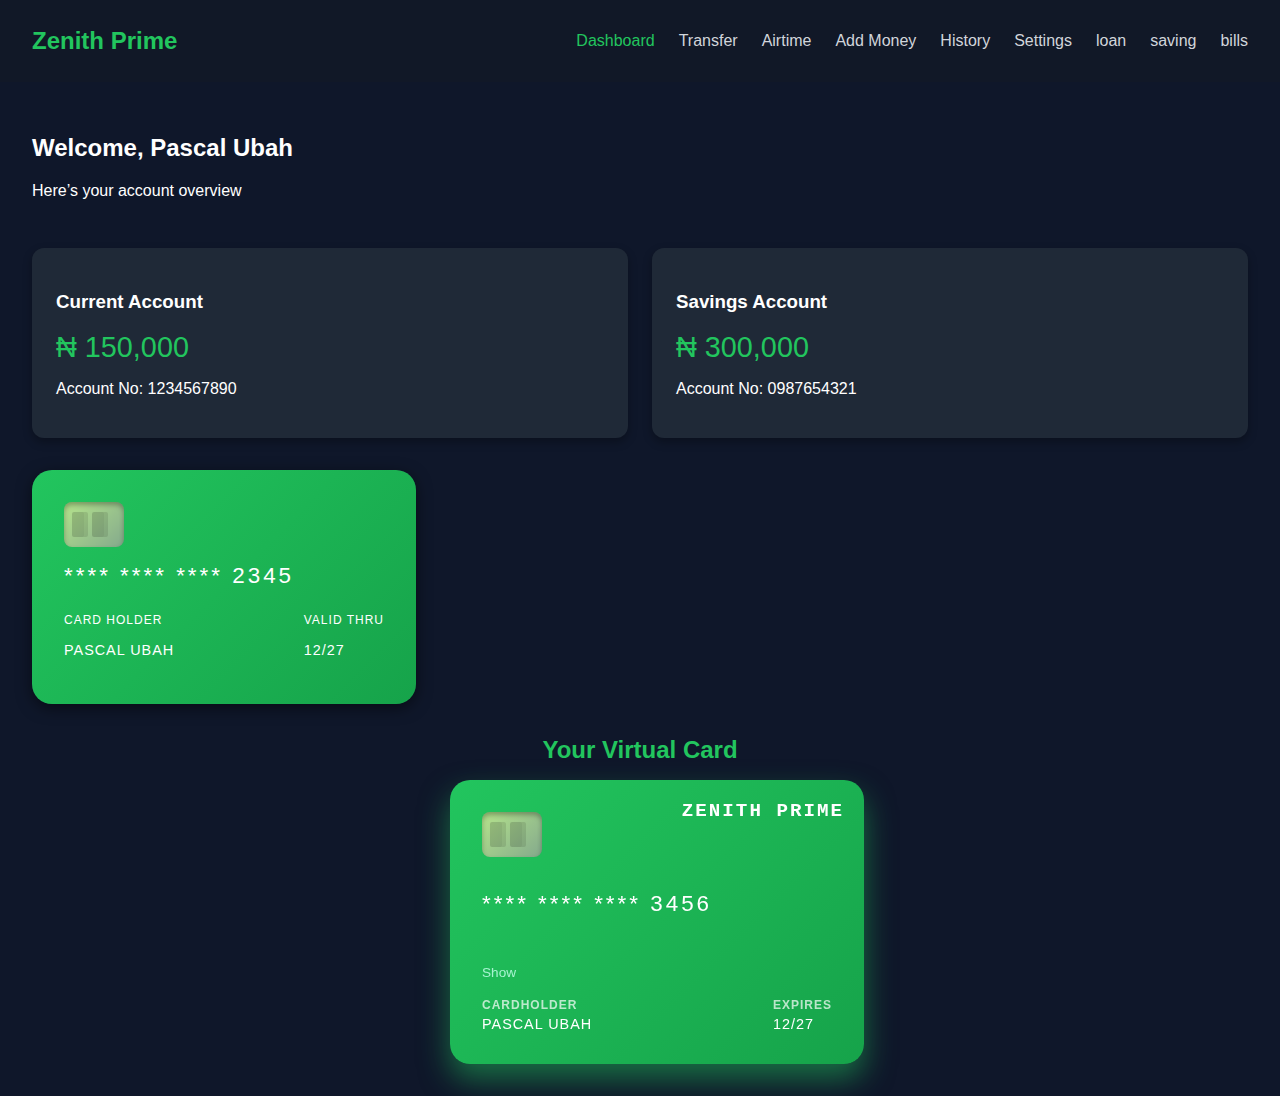
<file: dashboard.html>
<!DOCTYPE html>
<html lang="en">
<head>
    <meta charset="UTF-8">
    <meta name="viewport" content="width=device-width, initial-scale=1.0">
    <title>Zenith Prime - Dashboard</title>
    <link rel="stylesheet" href="styles.css">
</head>
<body class="dashboard-body">

    <!-- Top Navigation -->
    <nav class="navbar">
        <div class="logo">Zenith Prime</div>
        <ul class="nav-links">
            <li><a href="dashboard.html" class="active">Dashboard</a></li>
            <li><a href="transfer.html">Transfer</a></li>
            <li><a href="airtime.html">Airtime</a></li>
            <li><a href="addmoney.html">Add Money</a></li>
            <li><a href="history.html">History</a></li>
            <li><a href="settings.html">Settings</a></li>
            <li><a href="loan.html">loan</a></li>
            <li><a href="saving.html">saving</a></li>
            <li><a href="bills.html">bills</a></li>
        </ul>
        </ul>
    </nav>

    <!-- Welcome Section -->
    <section class="welcome">
        <h2>Welcome, Pascal Ubah</h2>
        <p>Here’s your account overview</p>
    </section>

    <!-- Account Cards -->
    <section class="cards-container">
        <div class="account-card">
            <h3>Current Account</h3>
            <p class="balance">₦ <span id="current-balance">150,000.00</span></p>
            <p class="acc-number">Account No: 1234567890</p>
        </div>
        <div class="account-card">
            <h3>Savings Account</h3>
            <p class="balance">₦ <span id="savings-balance">300,000.00</span></p>
            <p class="acc-number">Account No: 0987654321</p>
        </div>
    </section>

    <!-- Virtual Debit Card -->
    <section class="debit-card">
        <div class="chip"></div>
        <div class="card-number">**** **** **** 2345</div>
        <div class="card-footer">
            <div>
                <small>CARD HOLDER</small>
                <p>PASCAL UBAH</p>
            </div>
            <div>
                <small>VALID THRU</small>
                <p>12/27</p>
            </div>
        </div>
    </section>

    <!-- Animated Card UI Section -->
<section class="card-section" style="margin: 2rem auto; max-width: 380px;">
    <h2 style="color: #22c55e; text-align: center; margin-bottom: 1rem;">Your Virtual Card</h2>
    <div class="card-container" tabindex="0" aria-label="Virtual debit card">
      <div class="card">
        <div class="bank-logo">ZENITH PRIME</div>
        <div class="chip" aria-hidden="true"></div>
        <div class="card-number" id="card-number">**** **** **** 1234</div>
        <div class="mask-toggle" id="mask-toggle" tabindex="0" role="button" aria-pressed="true" aria-label="Show card number">Show</div>
        <div class="card-footer">
          <div class="cardholder">
            <div class="label">Cardholder</div>
            <div id="cardholder-name">Pascal Ubah</div>
          </div>
          <div class="expiry">
            <div class="label">Expires</div>
            <div id="expiry-date">12/27</div>
          </div>
        </div>
      </div>
    </div>
  </section>

    <script src="dashboard.js"></script>
</body>
</html>
</file>
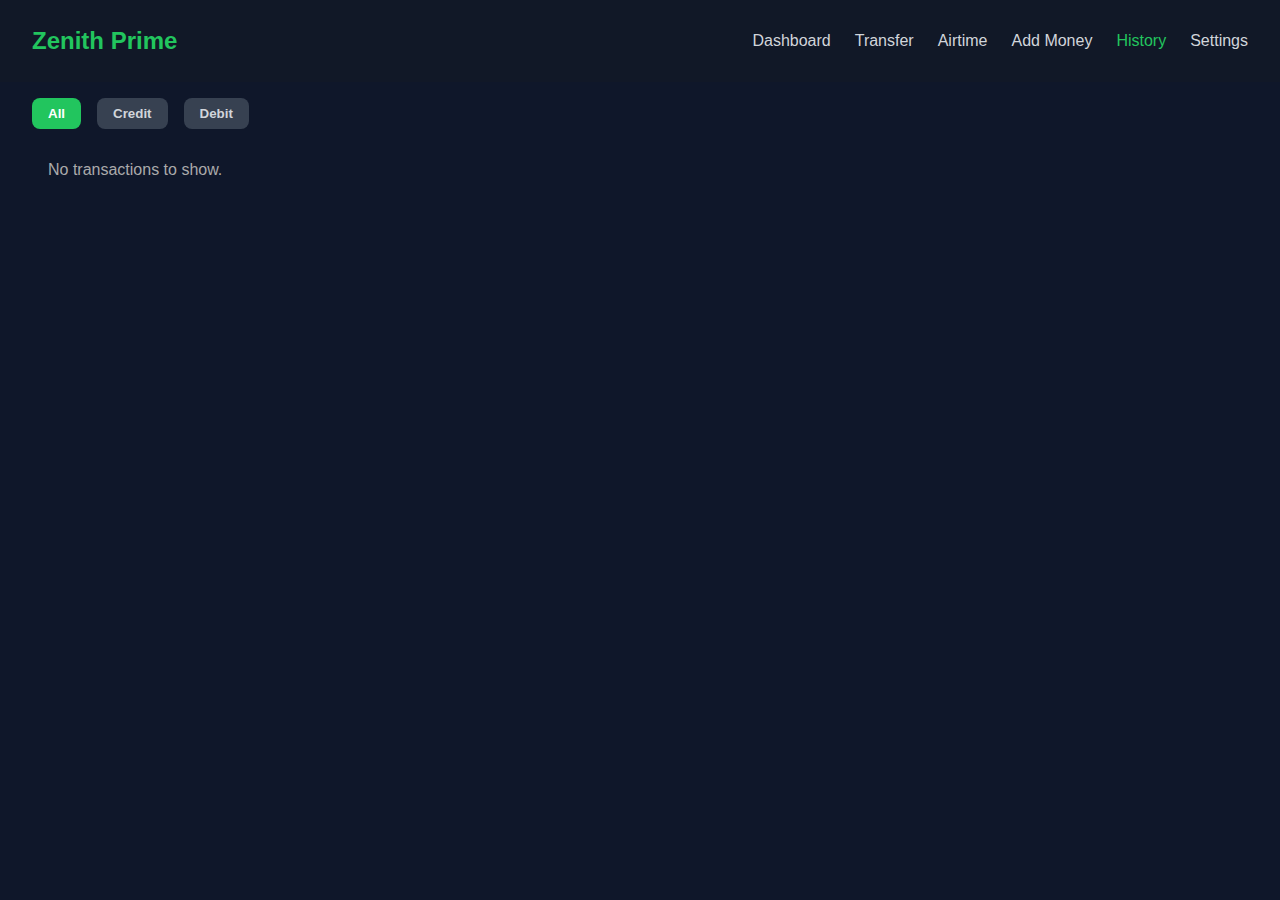
<file: history.html>
<!DOCTYPE html>
<html lang="en">
<head>
  <meta charset="UTF-8" />
  <meta name="viewport" content="width=device-width, initial-scale=1" />
  <title>Zenith Prime - Transaction History</title>
  <link rel="stylesheet" href="styles.css" />
  <style>
    /* Additional styles specific to history page */

    .filters {
      margin: 1rem 2rem;
      display: flex;
      gap: 1rem;
    }
    .filters button {
      padding: 0.5rem 1rem;
      border: none;
      background: #374151;
      color: #d1d5db;
      border-radius: 8px;
      cursor: pointer;
      font-weight: bold;
      transition: background-color 0.3s ease;
    }
    .filters button.active,
    .filters button:hover {
      background: #22c55e;
      color: #fff;
    }

    .transaction-list {
      margin: 0 2rem 3rem 2rem;
      max-width: 900px;
    }
    .transaction-item {
      background: #1f2937;
      margin-bottom: 1rem;
      padding: 1rem;
      border-radius: 12px;
      cursor: pointer;
      box-shadow: 0 2px 8px rgba(0,0,0,0.4);
      display: flex;
      justify-content: space-between;
      align-items: center;
      transition: background-color 0.3s ease;
    }
    .transaction-item:hover {
      background: #22c55e;
      color: #0f172a;
    }
    .transaction-type-credit {
      color: #22c55e;
      font-weight: bold;
    }
    .transaction-type-debit {
      color: #ef4444;
      font-weight: bold;
    }

    /* Modal */
    .modal-content.printable {
      max-width: 500px;
    }
    .modal-content.printable h3 {
      margin-bottom: 1rem;
    }
    .modal-content.printable p {
      margin-bottom: 0.5rem;
    }
    .print-btn {
      margin-top: 1rem;
      background-color: #2563eb;
      padding: 0.5rem 1rem;
      border: none;
      border-radius: 8px;
      color: white;
      cursor: pointer;
      font-weight: bold;
    }

    @media print {
      body * {
        visibility: hidden;
      }
      #modal, #modal * {
        visibility: visible;
      }
      #modal {
        position: absolute;
        left: 0;
        top: 0;
        width: 100%;
      }
    }
  </style>
</head>
<body class="dashboard-body">

  <!-- Navbar -->
  <nav class="navbar">
    <div class="logo">Zenith Prime</div>
    <ul class="nav-links">
      <li><a href="dashboard.html">Dashboard</a></li>
      <li><a href="transfer.html">Transfer</a></li>
      <li><a href="airtime.html">Airtime</a></li>
      <li><a href="addmoney.html">Add Money</a></li>
      <li><a href="history.html" class="active">History</a></li>
      <li><a href="settings.html">Settings</a></li>
    </ul>
  </nav>

  <!-- Filters -->
  <section class="filters">
    <button data-filter="all" class="active">All</button>
    <button data-filter="credit">Credit</button>
    <button data-filter="debit">Debit</button>
  </section>

  <!-- Transaction List -->
  <section class="transaction-list" id="transaction-list">
    <!-- Transactions will be dynamically added here -->
  </section>

  <!-- Modal for transaction details -->
  <div id="modal" class="modal hidden" aria-modal="true" role="dialog" aria-labelledby="modal-title" aria-describedby="modal-desc">
    <div class="modal-content printable">
      <h3 id="modal-title">Transaction Details</h3>
      <div id="modal-desc">
        <!-- Dynamic content here -->
      </div>
      <button class="print-btn" id="print-btn">Print Receipt</button>
      <button onclick="closeModal()" class="btn-primary" style="margin-left:1rem;">Close</button>
    </div>
  </div>

  <script src="history.js"></script>
</body>
</html>
</file>
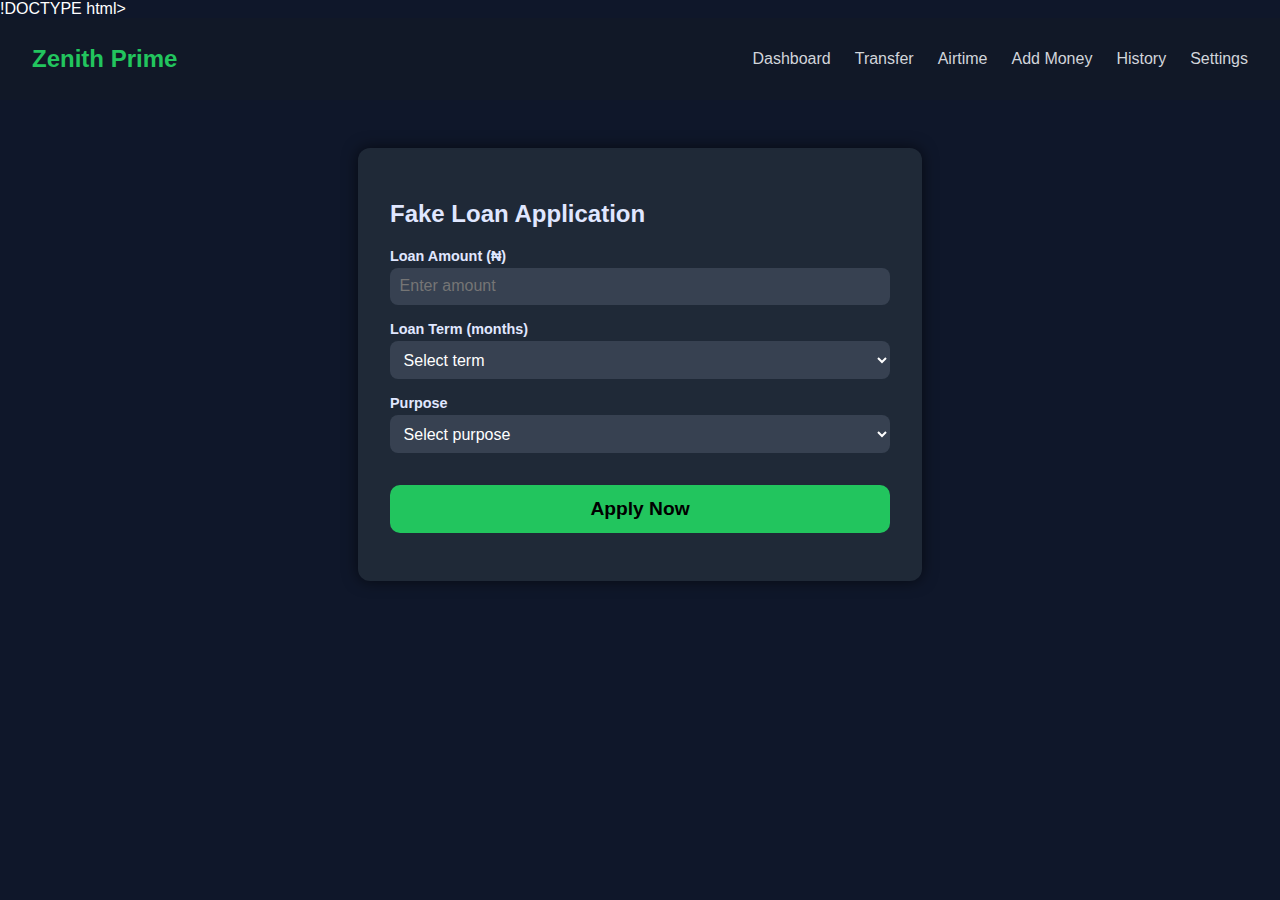
<file: loan.html>
!DOCTYPE html>
<html lang="en">
<head>
  <meta charset="UTF-8" />
  <meta name="viewport" content="width=device-width, initial-scale=1" />
  <title>Zenith Prime - Loan Application</title>
  <link rel="stylesheet" href="styles.css" />
  <style>
    .form-section {
      max-width: 500px;
      margin: 3rem auto;
      background: #1f2937;
      padding: 2rem;
      border-radius: 12px;
      box-shadow: 0 0 15px rgba(0,0,0,0.6);
      color: #e0e7ff;
    }
    label {
      display: block;
      margin-top: 1rem;
      font-weight: bold;
    }
    input, select {
      width: 100%;
      padding: 0.6rem;
      border-radius: 8px;
      border: none;
      margin-top: 0.25rem;
      font-size: 1rem;
      background: #374151;
      color: #fff;
    }
    button {
      margin-top: 2rem;
      width: 100%;
      padding: 0.8rem;
      border-radius: 10px;
      border: none;
      background: #22c55e;
      font-weight: bold;
      font-size: 1.2rem;
      cursor: pointer;
      transition: background 0.3s ease;
    }
    button:hover {
      background: #16a34a;
    }
    .loading {
      margin-top: 1rem;
      color: #a3e635;
      font-weight: bold;
      text-align: center;
      font-size: 1.1rem;
      display: none;
    }

    /* Modal */
    #loan-modal {
      position: fixed;
      top: 0; left: 0; right: 0; bottom: 0;
      background: rgba(15, 23, 42, 0.9);
      display: flex;
      justify-content: center;
      align-items: center;
      z-index: 9999;
      visibility: hidden;
      opacity: 0;
      transition: opacity 0.3s ease;
    }
    #loan-modal.show {
      visibility: visible;
      opacity: 1;
    }
    .modal-content {
      background: #111827;
      padding: 2rem;
      border-radius: 12px;
      max-width: 400px;
      color: #d1d5db;
      text-align: center;
      box-shadow: 0 0 25px #22c55e;
      position: relative;
    }
    .modal-content h2 {
      margin-bottom: 1rem;
      color: #22c55e;
    }
    .modal-content p {
      margin: 0.75rem 0;
      font-size: 1rem;
    }
    .btn-close {
      margin-top: 1.5rem;
      background: #ef4444;
      color: white;
      border: none;
      border-radius: 10px;
      padding: 0.7rem 1.5rem;
      font-weight: bold;
      cursor: pointer;
      transition: background 0.3s ease;
    }
    .btn-close:hover {
      background: #b91c1c;
    }
  </style>
</head>
<body class="dashboard-body">

  <!-- Navbar -->
  <nav class="navbar">
    <div class="logo">Zenith Prime</div>
    <ul class="nav-links">
      <li><a href="dashboard.html">Dashboard</a></li>
      <li><a href="transfer.html">Transfer</a></li>
      <li><a href="airtime.html">Airtime</a></li>
      <li><a href="addmoney.html">Add Money</a></li>
      <li><a href="history.html">History</a></li>
      <li><a href="settings.html">Settings</a></li>
    </ul>
  </nav>

  <section class="form-section">
    <h2>Fake Loan Application</h2>
    <form id="loan-form">
      <label for="loan-amount">Loan Amount (₦)</label>
      <input type="number" id="loan-amount" min="1000" required placeholder="Enter amount" />

      <label for="loan-term">Loan Term (months)</label>
      <select id="loan-term" required>
        <option value="" disabled selected>Select term</option>
        <option value="3">3 months</option>
        <option value="6">6 months</option>
        <option value="12">12 months</option>
        <option value="24">24 months</option>
      </select>

      <label for="loan-purpose">Purpose</label>
      <select id="loan-purpose" required>
        <option value="" disabled selected>Select purpose</option>
        <option value="Education">Education</option>
        <option value="Business">Business</option>
        <option value="Personal">Personal</option>
        <option value="Medical">Medical</option>
        <option value="Other">Other</option>
      </select>

      <button type="submit">Apply Now</button>
      <div class="loading" id="loading">Processing your application...</div>
    </form>
  </section>

  <!-- Loan Agreement Modal -->
  <div id="loan-modal">
    <div class="modal-content">
      <h2>Loan Approved!</h2>
      <p>Your loan application has been approved.</p>
      <p><strong>Amount:</strong> ₦<span id="modal-amount"></span></p>
      <p><strong>Term:</strong> <span id="modal-term"></span> months</p>
      <p><strong>Purpose:</strong> <span id="modal-purpose"></span></p>
      <p>Please review and accept the loan agreement.</p>
      <button id="close-modal" class="btn-close">Close</button>
    </div>
  </div>

  <script src="loan.js"></script>
</body>
</html>
</file>
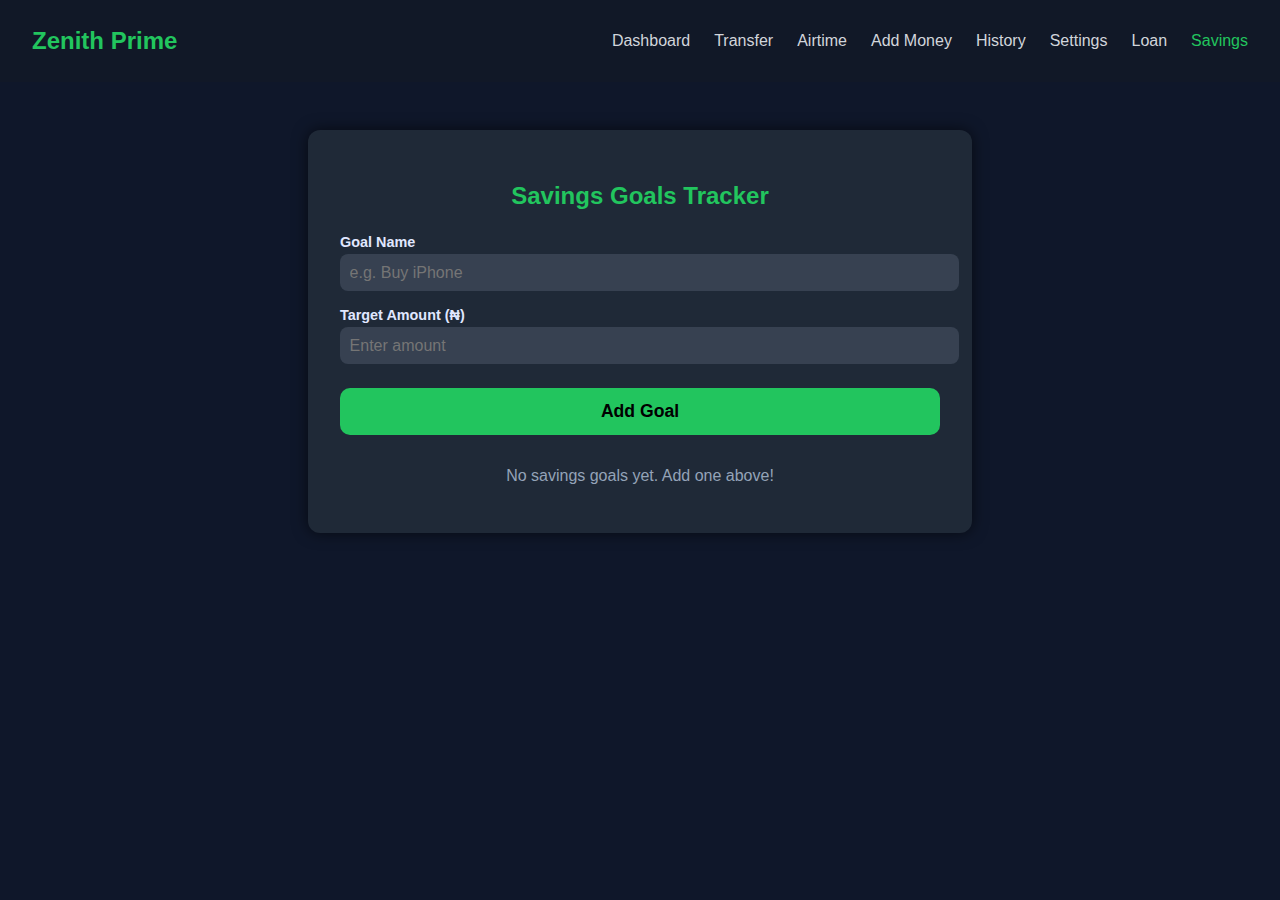
<file: saving.html>
<!DOCTYPE html>
<html lang="en">
<head>
  <meta charset="UTF-8" />
  <meta name="viewport" content="width=device-width, initial-scale=1" />
  <title>Zenith Prime - Savings Goals</title>
  <link rel="stylesheet" href="styles.css" />
  <style>
    .container {
      max-width: 600px;
      margin: 3rem auto;
      background: #1f2937;
      padding: 2rem;
      border-radius: 12px;
      box-shadow: 0 0 15px rgba(0,0,0,0.6);
      color: #e0e7ff;
    }
    h2 {
      text-align: center;
      margin-bottom: 1.5rem;
      color: #22c55e;
    }
    form label {
      display: block;
      margin-top: 1rem;
      font-weight: bold;
    }
    form input[type="text"],
    form input[type="number"] {
      width: 100%;
      padding: 0.6rem;
      border-radius: 8px;
      border: none;
      margin-top: 0.25rem;
      font-size: 1rem;
      background: #374151;
      color: #fff;
    }
    form button {
      margin-top: 1.5rem;
      width: 100%;
      padding: 0.8rem;
      border-radius: 10px;
      border: none;
      background: #22c55e;
      font-weight: bold;
      font-size: 1.1rem;
      cursor: pointer;
      transition: background 0.3s ease;
    }
    form button:hover {
      background: #16a34a;
    }
    .goal-list {
      margin-top: 2rem;
    }
    .goal-item {
      background: #111827;
      margin-bottom: 1rem;
      padding: 1rem 1.5rem;
      border-radius: 12px;
      box-shadow: 0 0 10px rgba(34,197,94,0.3);
    }
    .goal-header {
      display: flex;
      justify-content: space-between;
      align-items: center;
      font-weight: bold;
      font-size: 1.1rem;
      color: #22c55e;
    }
    .progress-bar-bg {
      width: 100%;
      height: 20px;
      background: #374151;
      border-radius: 10px;
      margin-top: 0.7rem;
      overflow: hidden;
    }
    .progress-bar-fill {
      height: 100%;
      background: #22c55e;
      width: 0%;
      transition: width 0.5s ease;
      border-radius: 10px 0 0 10px;
    }
    .deposit-section {
      margin-top: 1rem;
      display: flex;
      gap: 0.8rem;
      align-items: center;
    }
    .deposit-section input[type="number"] {
      flex: 1;
    }
    .deposit-section button {
      flex-shrink: 0;
      padding: 0.5rem 1rem;
      font-size: 1rem;
      background: #10b981;
      border-radius: 8px;
      border: none;
      color: white;
      cursor: pointer;
      transition: background 0.3s ease;
    }
    .deposit-section button:hover {
      background: #059669;
    }
    .no-goals {
      text-align: center;
      margin-top: 2rem;
      color: #94a3b8;
    }
  </style>
</head>
<body class="dashboard-body">

  <!-- Navbar -->
  <nav class="navbar">
    <div class="logo">Zenith Prime</div>
    <ul class="nav-links">
      <li><a href="dashboard.html">Dashboard</a></li>
      <li><a href="transfer.html">Transfer</a></li>
      <li><a href="airtime.html">Airtime</a></li>
      <li><a href="addmoney.html">Add Money</a></li>
      <li><a href="history.html">History</a></li>
      <li><a href="settings.html">Settings</a></li>
      <li><a href="loan.html">Loan</a></li>
      <li><a href="saving.html" class="active">Savings</a></li>
    </ul>
  </nav>

  <section class="container">
    <h2>Savings Goals Tracker</h2>

    <form id="goal-form" novalidate>
      <label for="goal-name">Goal Name</label>
      <input type="text" id="goal-name" placeholder="e.g. Buy iPhone" required />

      <label for="goal-target">Target Amount (₦)</label>
      <input type="number" id="goal-target" min="1000" placeholder="Enter amount" required />

      <button type="submit">Add Goal</button>
    </form>

    <div class="goal-list" id="goal-list">
      <!-- Goals will appear here -->
    </div>
  </section>

  <script src="saving.js"></script>
</body>
</html>
</file>
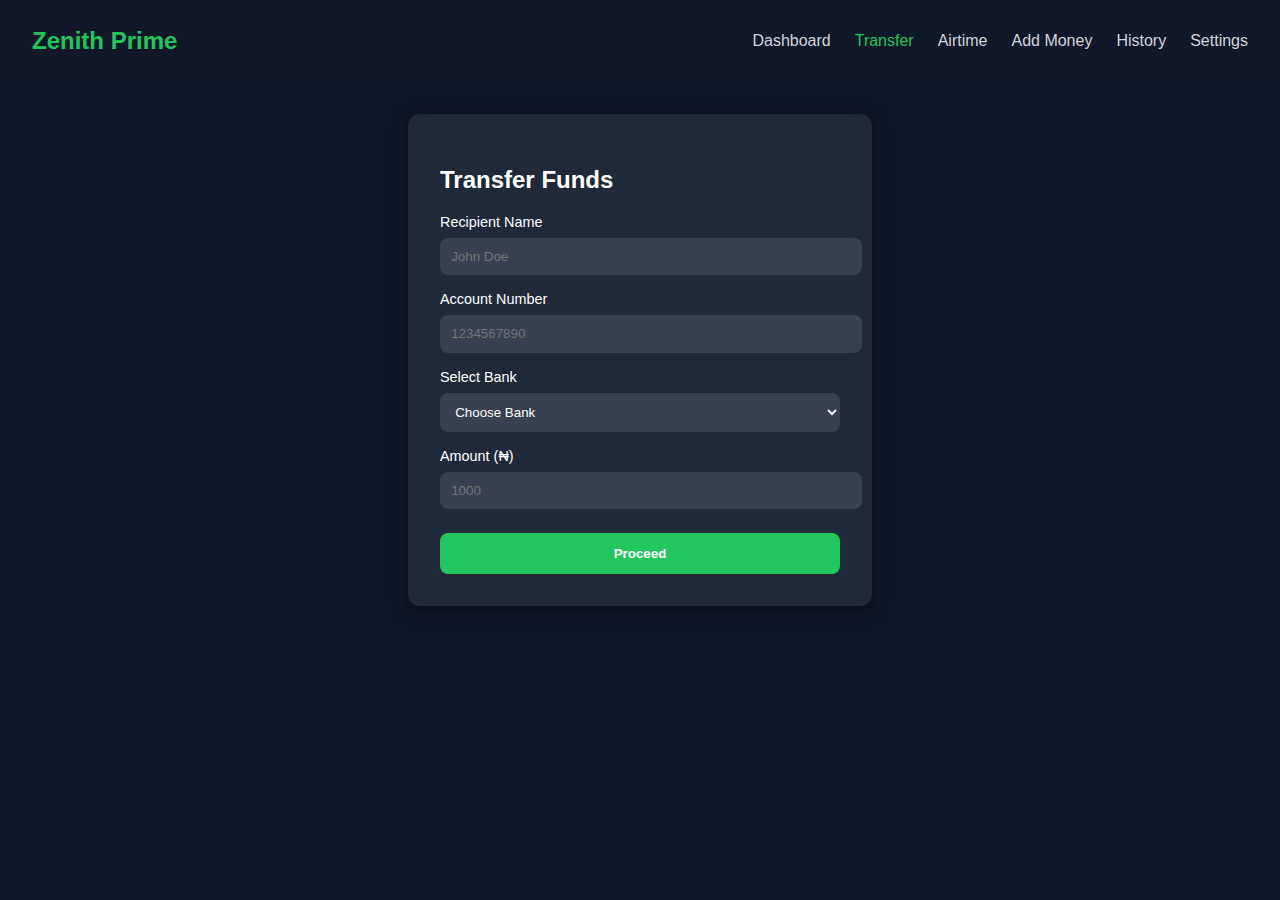
<file: transfer.html>
<!DOCTYPE html>
<html lang="en">
<head>
  <meta charset="UTF-8" />
  <meta name="viewport" content="width=device-width, initial-scale=1" />
  <title>Zenith Prime - Transfer</title>
  <link rel="stylesheet" href="styles.css" />
</head>
<body class="dashboard-body">

  <!-- Navbar -->
  <nav class="navbar">
    <div class="logo">Zenith Prime</div>
    <ul class="nav-links">
      <li><a href="dashboard.html">Dashboard</a></li>
      <li><a href="transfer.html" class="active">Transfer</a></li>
      <li><a href="airtime.html">Airtime</a></li>
      <li><a href="addmoney.html">Add Money</a></li>
      <li><a href="history.html">History</a></li>
      <li><a href="settings.html">Settings</a></li>
    </ul>
  </nav>

  <section class="form-section">
    <h2>Transfer Funds</h2>
    <form id="transfer-form">
      <label for="recipient-name">Recipient Name</label>
      <input id="recipient-name" type="text" placeholder="John Doe" required />

      <label for="account-number">Account Number</label>
      <input id="account-number" type="text" maxlength="10" placeholder="1234567890" required pattern="\d{10}" title="10-digit account number" />

      <label for="bank-select">Select Bank</label>
      <select id="bank-select" required>
        <option value="">Choose Bank</option>
        <option value="Access Bank">Access Bank</option>
        <option value="Citibank">Citibank</option>
        <option value="Diamond Bank">Diamond Bank</option>
        <option value="Ecobank">Ecobank</option>
        <option value="Fidelity Bank">Fidelity Bank</option>
        <option value="First Bank">First Bank</option>
        <option value="GTBank">GTBank</option>
        <option value="Heritage Bank">Heritage Bank</option>
        <option value="Keystone Bank">Keystone Bank</option>
        <option value="Polaris Bank">Polaris Bank</option>
        <option value="Stanbic IBTC">Stanbic IBTC</option>
        <option value="Standard Chartered">Standard Chartered</option>
        <option value="Sterling Bank">Sterling Bank</option>
        <option value="Suntrust Bank">Suntrust Bank</option>
        <option value="Union Bank">Union Bank</option>
        <option value="United Bank for Africa (UBA)">UBA</option>
        <option value="Unity Bank">Unity Bank</option>
        <option value="Wema Bank">Wema Bank</option>
        <option value="Zenith Bank">Zenith Bank</option>
        <option value="Opay">Opay</option>
        <option value="Palmpay">Palmpay</option>
        <option value="Moinpoint">Moinpoint</option>
      </select>

      <label for="transfer-amount">Amount (₦)</label>
      <input id="transfer-amount" type="number" min="1" placeholder="1000" required />

      <button type="submit" class="btn-primary">Proceed</button>
    </form>
  </section>

  <!-- PIN Modal -->
  <div id="pin-modal" class="modal hidden">
    <div class="modal-content">
      <h3>Enter Transaction PIN</h3>
      <input type="password" id="pin-input" maxlength="4" placeholder="****" />
      <p id="pin-error" class="error-msg"></p>
      <button id="confirm-pin" class="btn-primary">Confirm</button>
    </div>
  </div>

  <!-- Success Modal -->
  <div id="success-modal" class="modal hidden">
    <div class="modal-content">
      <h3>✅ Transfer Successful</h3>
      <p id="success-details"></p>
      <button onclick="window.location.href='dashboard.html'" class="btn-primary">Back to Dashboard</button>
    </div>
  </div>

  <script src="transfer.js"></script>
</body>
</html>
</file>
<file: styles.css>
/* Dark Nigerian Bank Theme */
body.dashboard-body {
    font-family: Arial, sans-serif;
    margin: 0;
    background-color: #0f172a;
    color: #fff;
}

/* Navbar */
.navbar {
    display: flex;
    justify-content: space-between;
    align-items: center;
    background-color: #111827;
    padding: 1rem 2rem;
    position: sticky;
    top: 0;
}

.logo {
    font-size: 1.5rem;
    font-weight: bold;
    color: #22c55e;
}

.nav-links {
    list-style: none;
    display: flex;
    gap: 1.5rem;
}

.nav-links li a {
    text-decoration: none;
    color: #d1d5db;
    transition: 0.3s;
}

.nav-links li a:hover,
.nav-links li a.active {
    color: #22c55e;
}

/* Welcome Section */
.welcome {
    padding: 2rem;
}

/* Account Cards */
.cards-container {
    display: flex;
    gap: 1.5rem;
    padding: 0 2rem;
}

.account-card {
    background-color: #1f2937;
    padding: 1.5rem;
    border-radius: 12px;
    flex: 1;
    box-shadow: 0 4px 10px rgba(0,0,0,0.3);
    transition: transform 0.3s ease;
}

.account-card:hover {
    transform: translateY(-5px);
}

.balance {
    font-size: 1.8rem;
    margin: 0.5rem 0;
    color: #22c55e;
}

/* Virtual Debit Card */
.debit-card {
    margin: 2rem;
    background: linear-gradient(135deg, #22c55e, #16a34a);
    border-radius: 20px;
    padding: 2rem;
    color: #fff;
    width: 320px;
    box-shadow: 0 4px 15px rgba(0,0,0,0.5);
}

.chip {
    width: 50px;
    height: 35px;
    background-color: gold;
    border-radius: 6px;
    margin-bottom: 1.5rem;
}

.card-number {
    font-size: 1.4rem;
    letter-spacing: 3px;
    margin-bottom: 1.5rem;
}

.card-footer {
    display: flex;
    justify-content: space-between;
}

.form-section {
    max-width: 400px;
    margin: 2rem auto;
    background: #1f2937;
    padding: 2rem;
    border-radius: 12px;
    box-shadow: 0 4px 15px rgba(0,0,0,0.5);
}

label {
    display: block;
    margin-top: 1rem;
    font-size: 0.9rem;
}

input, select {
    width: 100%;
    padding: 0.7rem;
    margin-top: 0.5rem;
    border: none;
    border-radius: 8px;
    background: #374151;
    color: white;
}

input:focus, select:focus {
    outline: 2px solid #22c55e;
}

.btn-primary {
    margin-top: 1.5rem;
    width: 100%;
    padding: 0.8rem;
    background: #22c55e;
    color: white;
    border: none;
    border-radius: 8px;
    font-weight: bold;
    cursor: pointer;
}

.btn-primary:hover {
    background: #16a34a;
}

.modal {
    position: fixed;
    top: 0;
    left: 0;
    width: 100%;
    height: 100%;
    background: rgba(0,0,0,0.8);
    display: flex;
    align-items: center;
    justify-content: center;
}

.modal.hidden {
    display: none;
}

.modal-content {
    background: #1f2937;
    padding: 2rem;
    border-radius: 12px;
    text-align: center;
    width: 300px;
}

.error-msg {
    color: red;
    font-size: 0.8rem;
    margin-top: 0.5rem;
}

.card-container {
    perspective: 1000px;
  }
  
  .card {
    width: 350px;
    height: 220px;
    background: linear-gradient(135deg, #22c55e 0%, #16a34a 100%);
    border-radius: 20px;
    box-shadow: 0 15px 30px rgba(34, 197, 94, 0.5);
    color: #fff;
    position: relative;
    transform-style: preserve-3d;
    transition: transform 0.3s ease;
    cursor: pointer;
    padding: 2rem;
    display: flex;
    flex-direction: column;
    justify-content: space-between;
  }
  
  .card:hover {
    transform: rotateY(15deg) rotateX(10deg);
    box-shadow: 0 25px 40px rgba(34, 197, 94, 0.8);
  }
  
  /* Chip */
  .chip {
    width: 60px;
    height: 45px;
    background: linear-gradient(135deg, #b5e48c, #84a98c);
    border-radius: 8px;
    box-shadow: inset 0 3px 5px rgba(0,0,0,0.3);
    position: relative;
    margin-bottom: 1rem;
  }
  .chip::before, .chip::after {
    content: "";
    position: absolute;
    background: rgba(0,0,0,0.15);
    border-radius: 2px;
  }
  .chip::before {
    top: 10px;
    left: 8px;
    width: 12px;
    height: 25px;
    box-shadow: 4px 0 0 rgba(0,0,0,0.1);
  }
  .chip::after {
    top: 10px;
    left: 28px;
    width: 12px;
    height: 25px;
    box-shadow: 4px 0 0 rgba(0,0,0,0.1);
  }
  
  /* Card Number */
  .card-number {
    font-size: 1.4rem;
    letter-spacing: 3px;
    user-select: none;
  }
  
  /* Masked digits toggle */
  .mask-toggle {
    font-size: 0.85rem;
    color: #a7f3d0;
    cursor: pointer;
    user-select: none;
    margin-top: 0.3rem;
    width: fit-content;
  }
  
  /* Cardholder & Expiry */
  .card-footer {
    display: flex;
    justify-content: space-between;
    font-size: 0.9rem;
    text-transform: uppercase;
    letter-spacing: 1px;
  }
  .card-footer div {
    display: flex;
    flex-direction: column;
  }
  .label {
    font-weight: 600;
    opacity: 0.7;
    font-size: 0.75rem;
    margin-bottom: 4px;
  }
  
  /* Bank Logo */
  .bank-logo {
    position: absolute;
    top: 20px;
    right: 20px;
    font-weight: 900;
    font-size: 1.2rem;
    letter-spacing: 2px;
    font-family: 'Courier New', Courier, monospace;
    user-select: none;
  }
</file>
